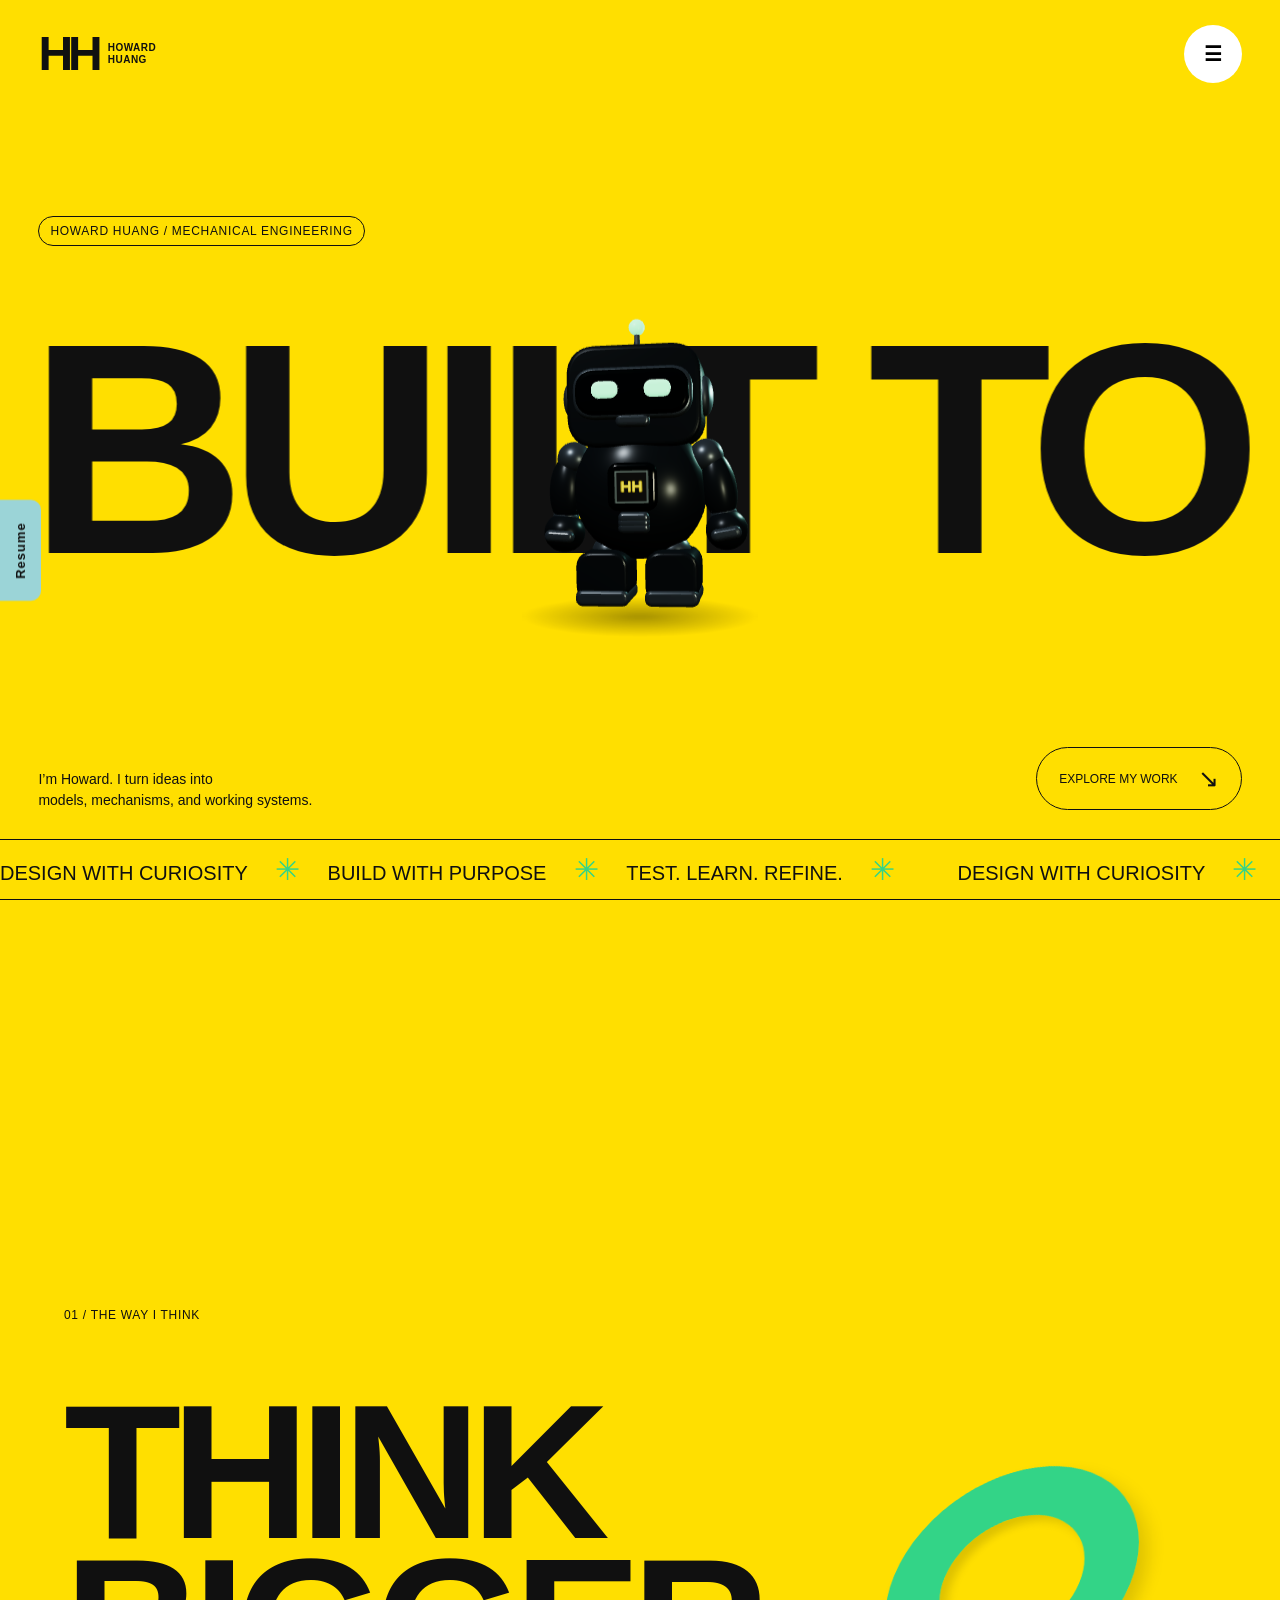
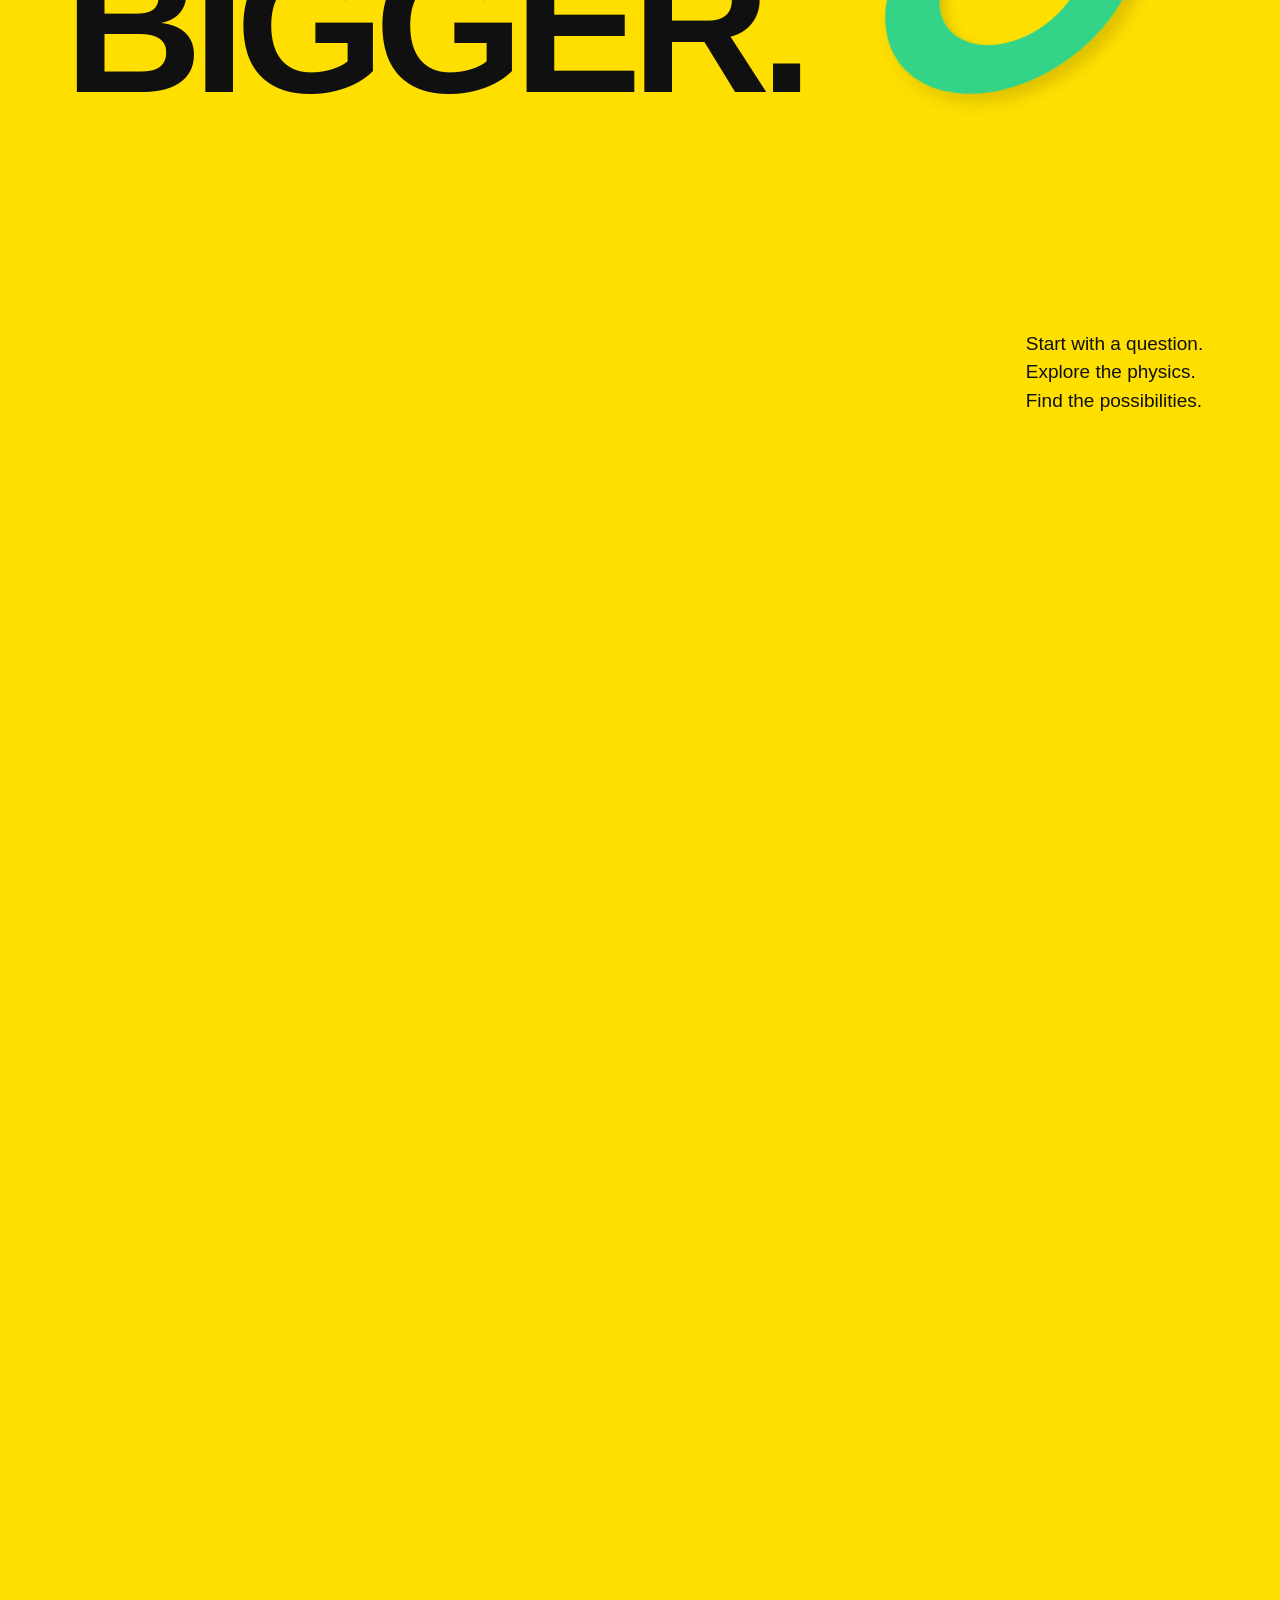
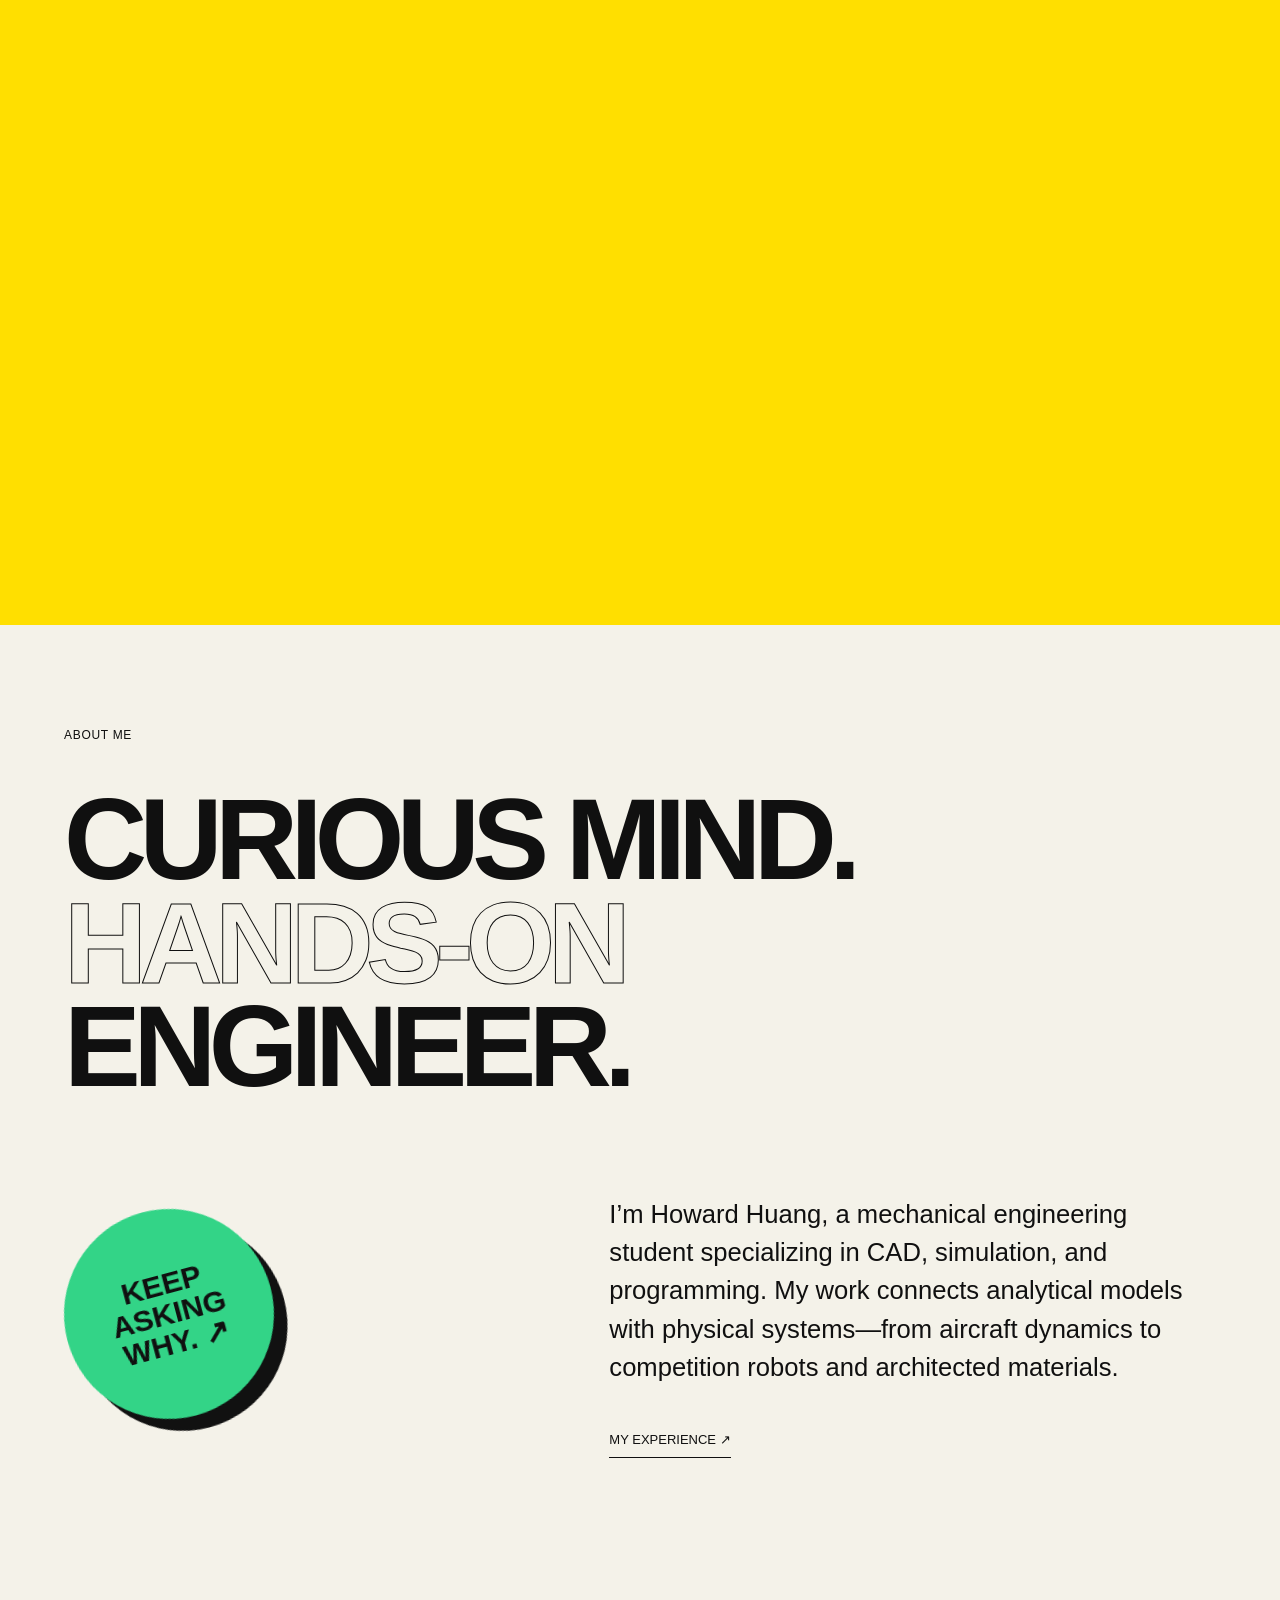
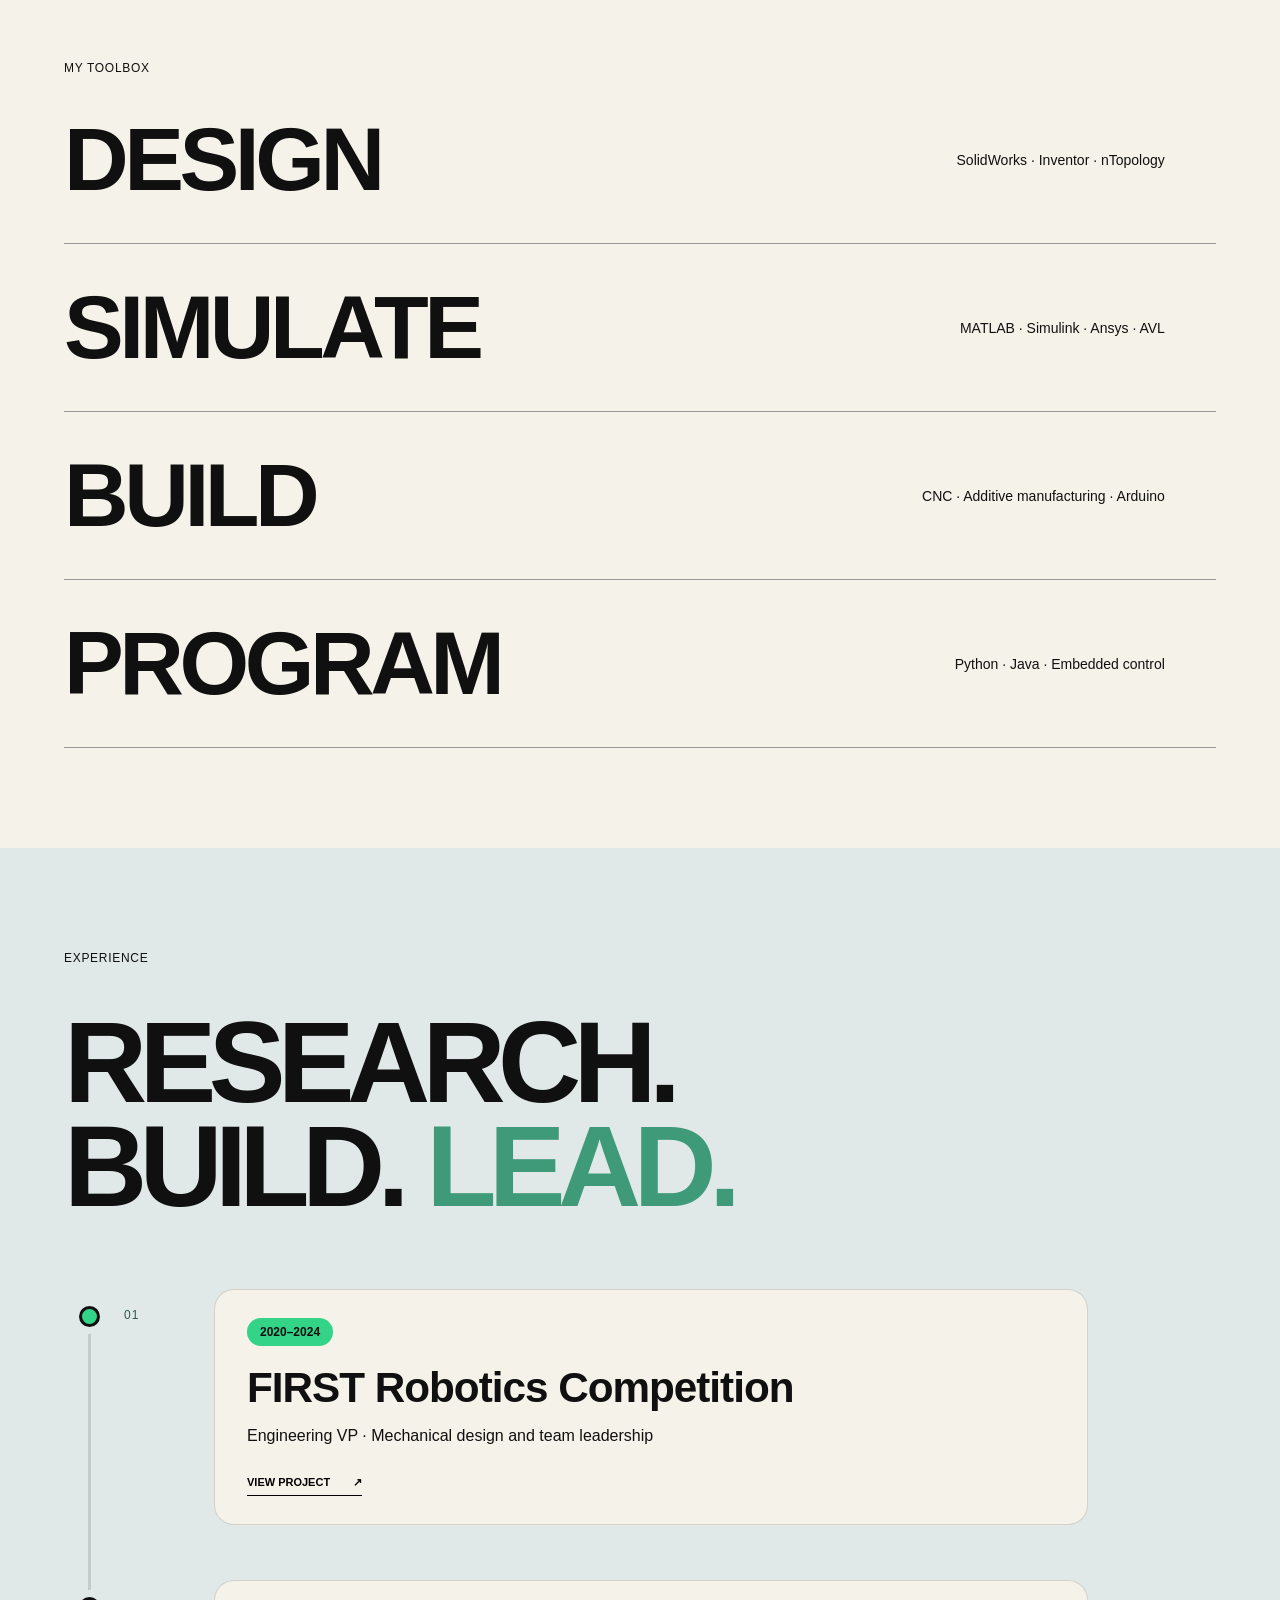
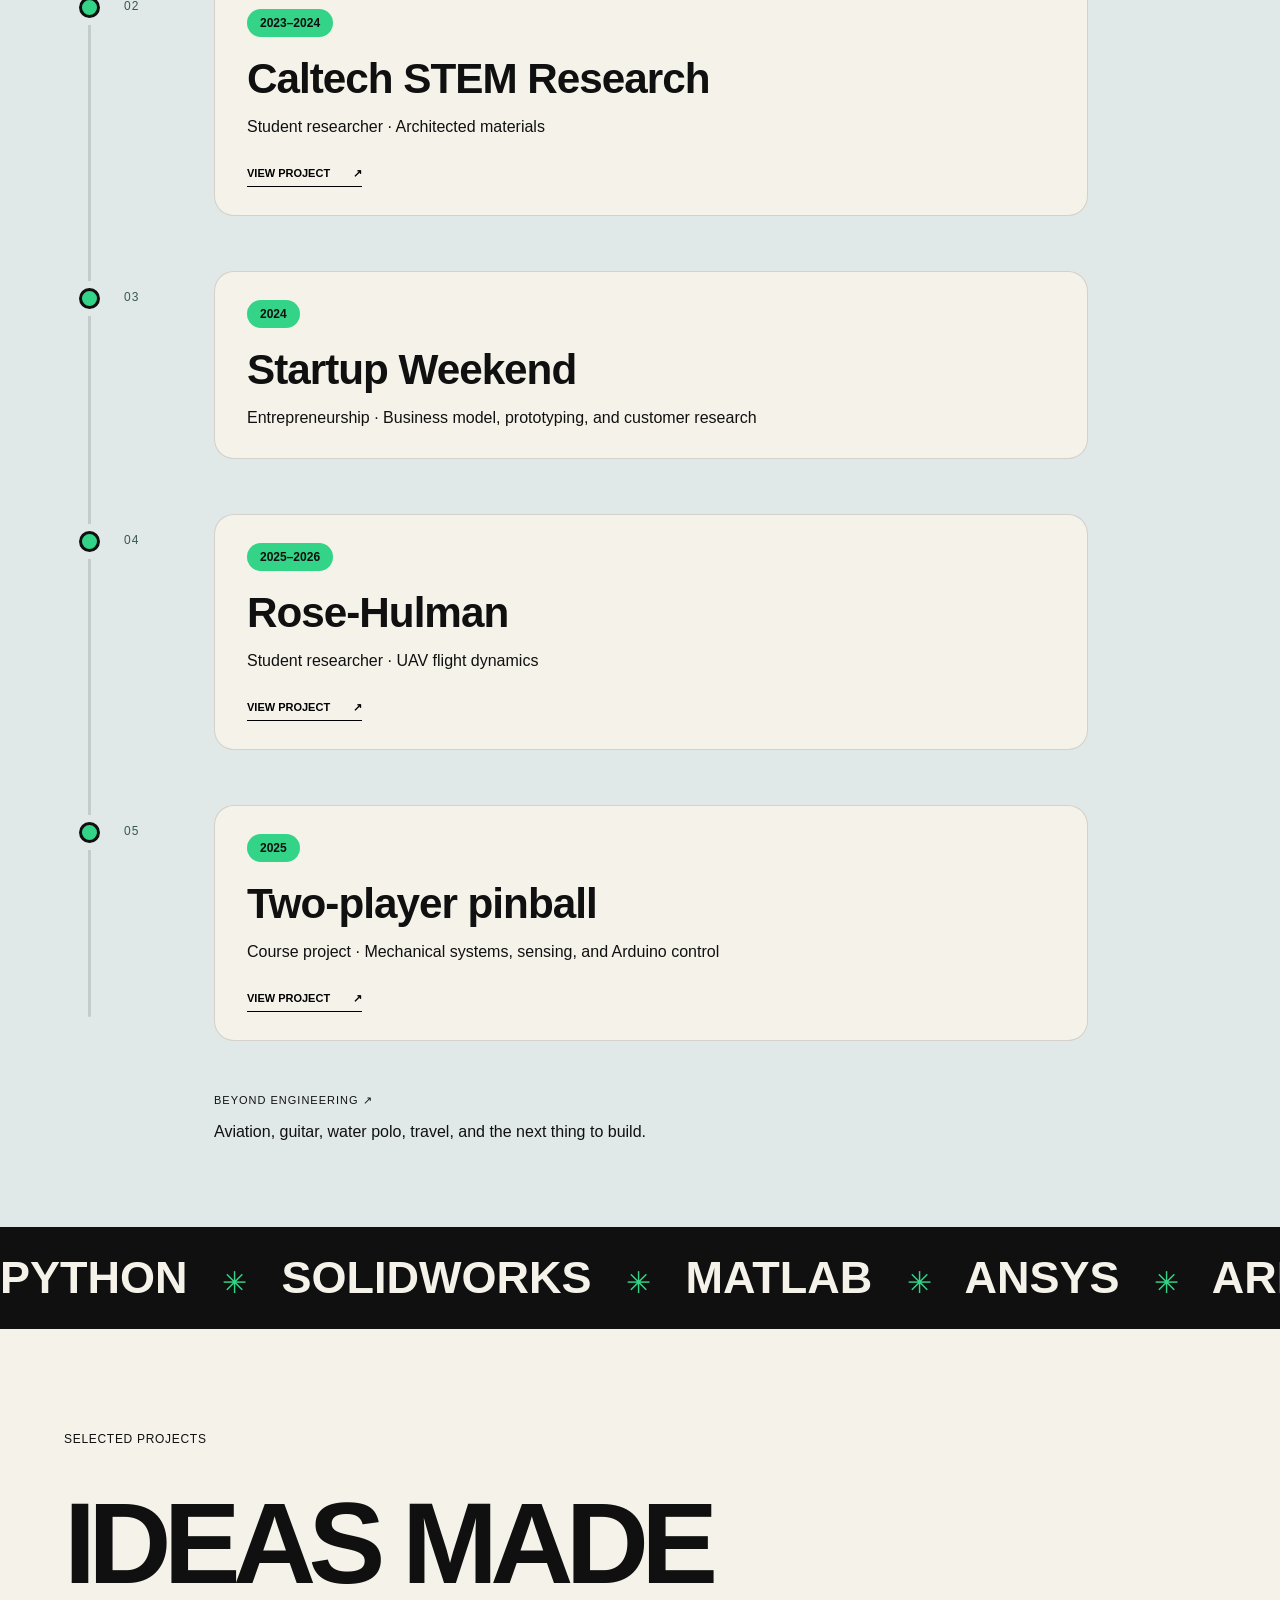
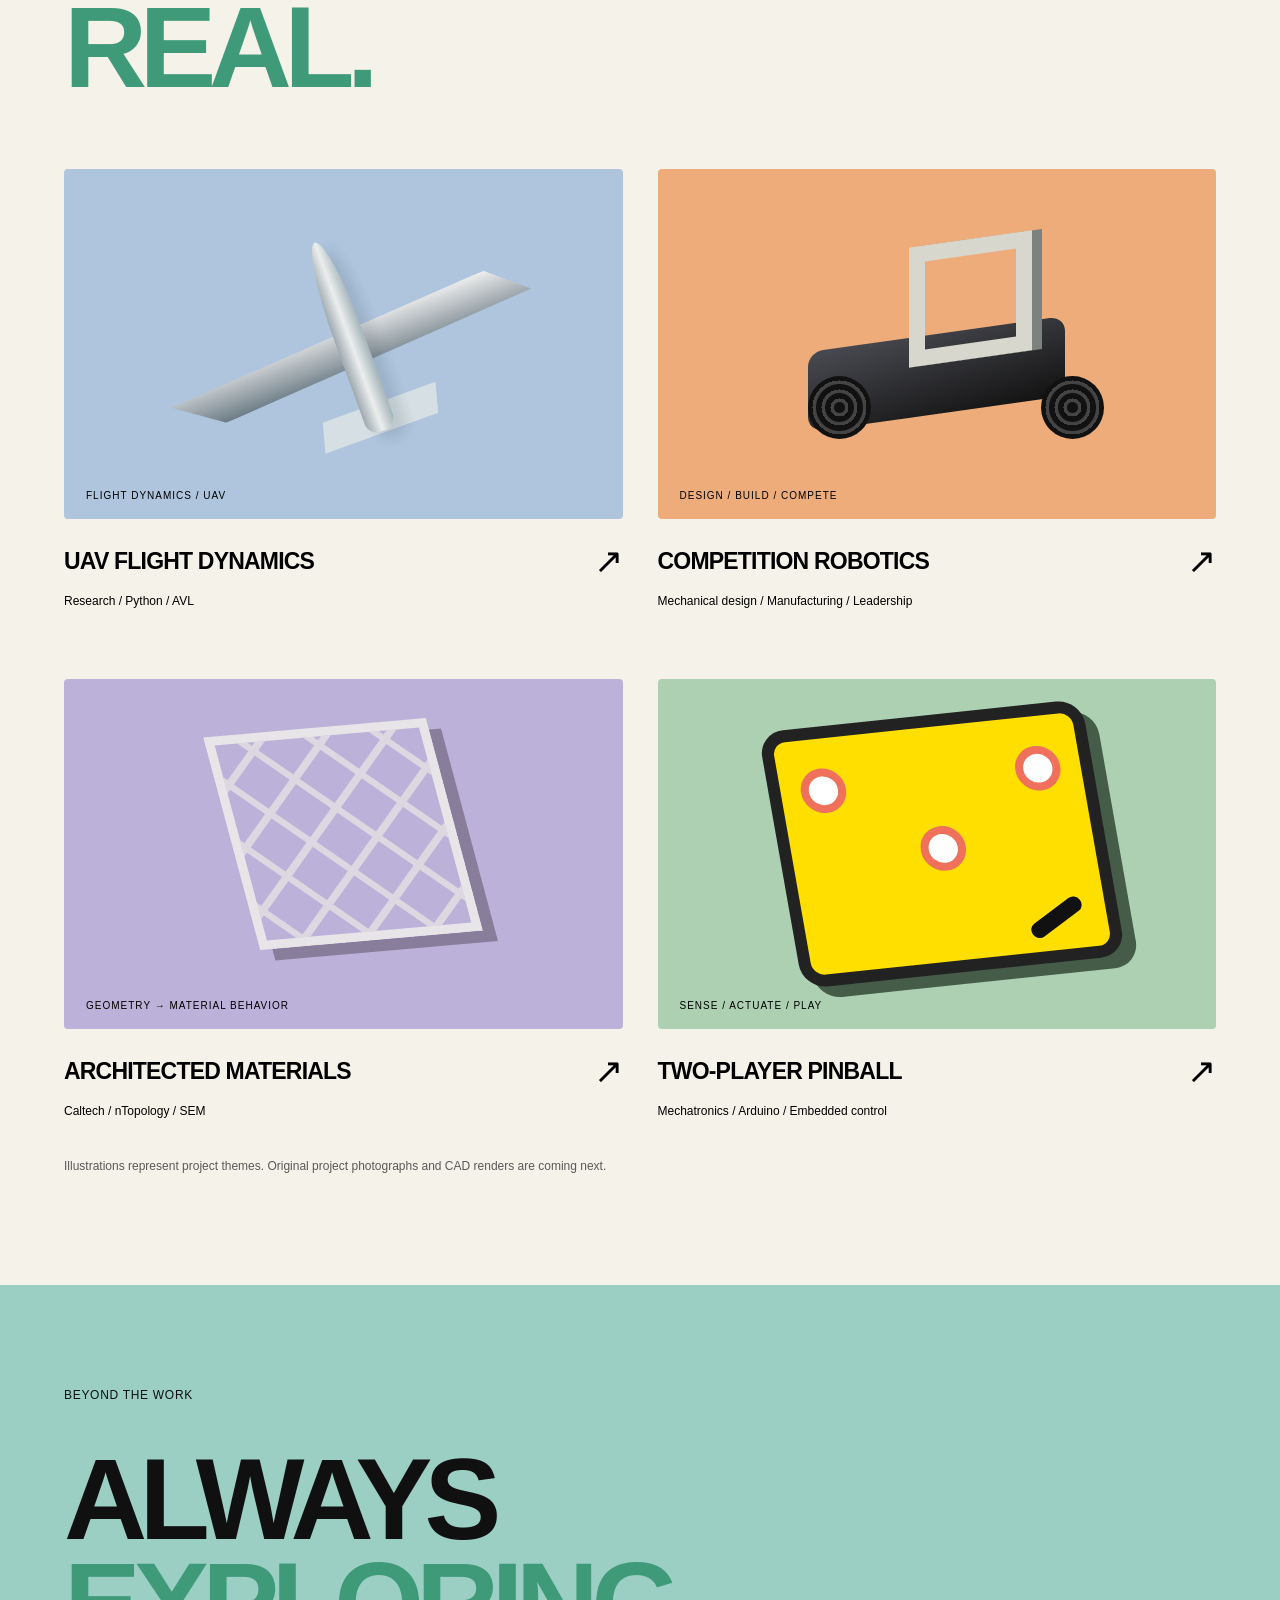
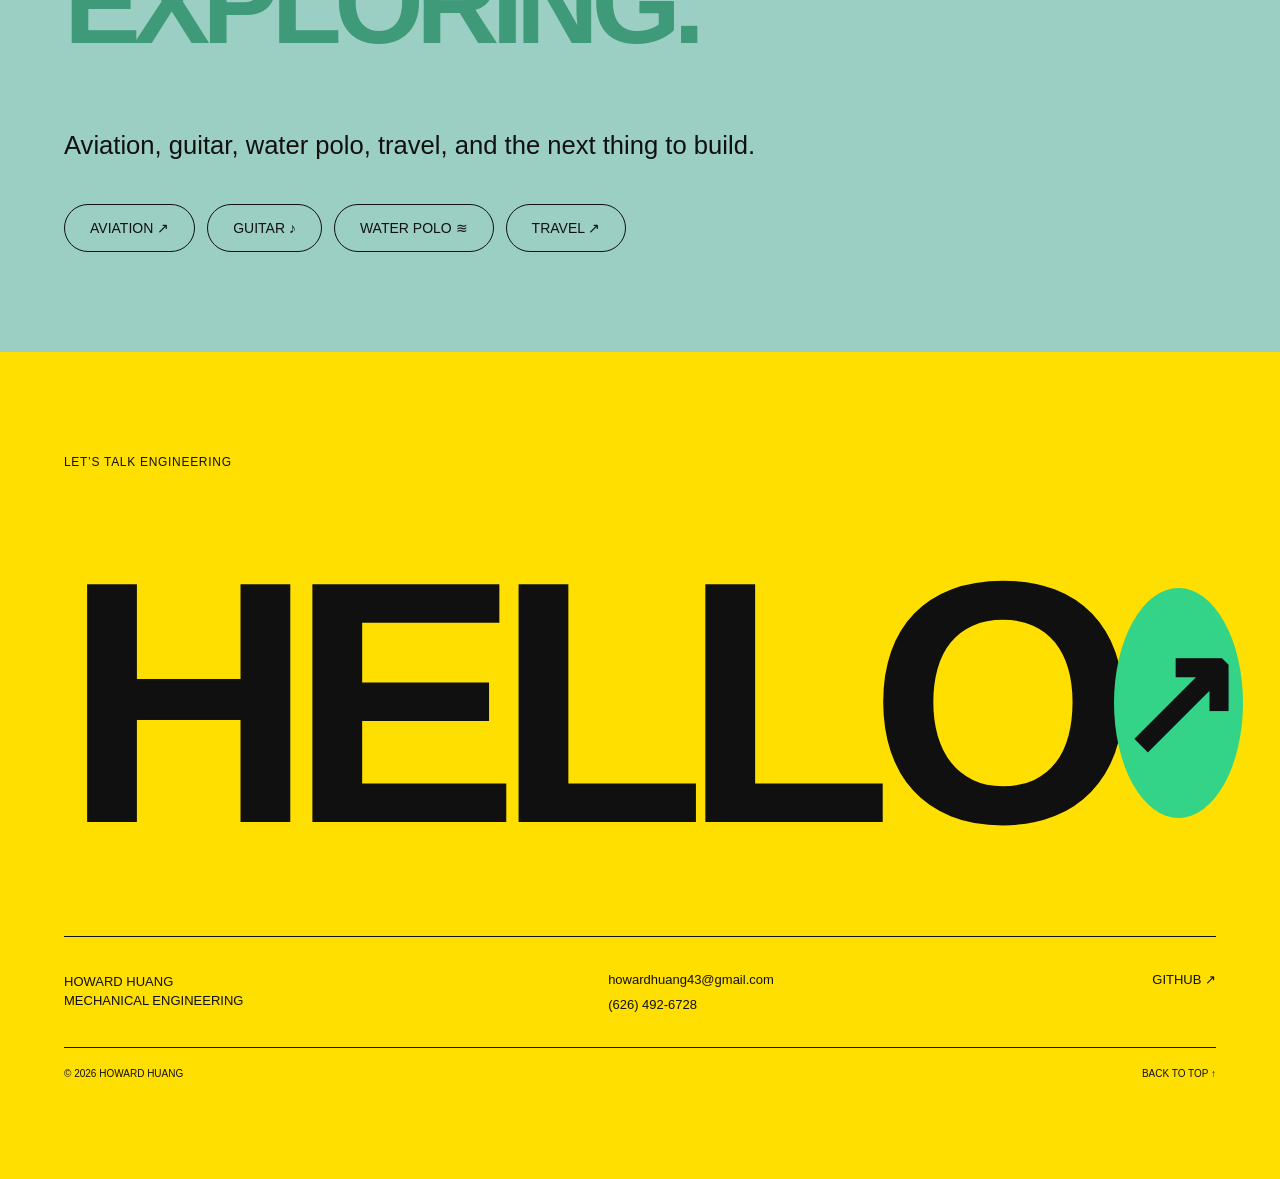
<file: index.html>
<!doctype html>
<html lang="en"><head><meta charset="utf-8"><meta name="viewport" content="width=device-width,initial-scale=1"><meta name="description" content="Howard Huang — mechanical engineering, UAV research, robotics, materials, and hands-on design."><title>Howard Huang — Design. Build. Move.</title><link rel="stylesheet" href="site.css"></head><body>
<a class="skip" href="#work">Skip to projects</a><header class="site-header"><a class="brand" href="#home" aria-label="Howard Huang home">HH<span>HOWARD<br>HUANG</span></a><div class="header-controls"><button id="motion" aria-pressed="true" aria-label="Pause animations">Ⅱ</button><button id="menu-toggle" aria-label="Open menu" aria-expanded="false" aria-controls="menu"><span class="menu-label">MENU</span><span class="menu-icon" aria-hidden="true">☰</span></button></div></header>
<button class="resume-tab" id="resume-toggle" aria-haspopup="dialog" aria-controls="resume-dialog">Resume</button>
<main><section class="hero-scroll" id="home"><div class="hero-pin"><span class="label hero-label" data-edit>HOWARD HUANG / MECHANICAL ENGINEERING</span><h1 data-edit>BUILT TO MOVE.</h1><button class="robot-scene" id="robot" aria-label="Animate the conceptual robot mascot"><span class="robot-shadow"></span><span class="robot-body"><span class="antenna"></span><span class="robot-head"><span class="visor"><span></span><span></span></span><span class="smile"></span></span><span class="torso"><span class="badge">HH</span><span class="chest-lines"></span></span><span class="arm arm-left"><span></span></span><span class="arm arm-right"><span></span></span><span class="leg leg-left"></span><span class="leg leg-right"></span></span></button><div class="hero-bottom"><p data-edit>I’m Howard. I turn ideas into<br>models, mechanisms, and working systems.</p><a class="round-link" href="#work">EXPLORE MY WORK <span>↘</span></a></div><div class="ticker"><div class="ticker-track"><span>DESIGN WITH CURIOSITY <b>✳</b> BUILD WITH PURPOSE <b>✳</b> TEST. LEARN. REFINE. <b>✳</b></span><span aria-hidden="true">DESIGN WITH CURIOSITY <b>✳</b> BUILD WITH PURPOSE <b>✳</b> TEST. LEARN. REFINE. <b>✳</b></span></div></div></div></section>
<section class="manifesto" id="approach"><div class="manifesto-pin"><div class="chapter chapter-one"><span class="label">01 / THE WAY I THINK</span><h2 data-edit>THINK<br>BIGGER.</h2><div class="orbit orbit-one" aria-hidden="true"></div><p data-edit>Start with a question.<br>Explore the physics.<br>Find the possibilities.</p></div><div class="chapter chapter-two"><span class="label">02 / THE WAY I WORK</span><h2 data-edit>BUILD<br>BOLDER.</h2><div class="orbit orbit-two" aria-hidden="true"></div><p data-edit>Model it. Make it. Test it.<br>Bring analysis and hands-on<br>engineering together.</p></div><div class="chapter chapter-three"><span class="label">03 / THE WAY I GROW</span><h2 data-edit>MAKE IT<br>BETTER.</h2><div class="orbit orbit-three" aria-hidden="true">✳</div><p data-edit>Learn from every iteration.<br>Refine the details.<br>Keep moving forward.</p></div></div></section>
<section class="about section" id="about"><span class="label">ABOUT ME</span><h2 class="reveal" data-edit>CURIOUS MIND.<br><span>HANDS-ON</span><br>ENGINEER.</h2><div class="about-bottom"><button class="curiosity" id="curiosity" aria-label="Rotate the curiosity badge">KEEP<br>ASKING<br>WHY. ↗</button><div><p class="lead reveal" data-edit>I’m Howard Huang, a mechanical engineering student specializing in CAD, simulation, and programming. My work connects analytical models with physical systems—from aircraft dynamics to competition robots and architected materials.</p><a class="text-link" href="#experience">MY EXPERIENCE ↗</a></div></div></section>
<section class="disciplines section" id="skills"><span class="label">MY TOOLBOX</span><div class="discipline"><h3>DESIGN</h3><p data-edit>SolidWorks · Inventor · nTopology</p><span class="skill-object gear" aria-hidden="true">✳</span></div><div class="discipline"><h3>SIMULATE</h3><p data-edit>MATLAB · Simulink · Ansys · AVL</p><span class="skill-object coil" aria-hidden="true"></span></div><div class="discipline"><h3>BUILD</h3><p data-edit>CNC · Additive manufacturing · Arduino</p><span class="skill-object cube" aria-hidden="true"></span></div><div class="discipline"><h3>PROGRAM</h3><p data-edit>Python · Java · Embedded control</p><span class="skill-object code" aria-hidden="true">{ }</span></div></section>
<section class="experience section" id="experience"><span class="label">EXPERIENCE</span><h2 class="reveal" data-edit>RESEARCH.<br>BUILD. <span>LEAD.</span></h2><ol class="journey-timeline" aria-label="Engineering journey"><li class="timeline-entry reveal"><span class="timeline-dot" aria-hidden="true"></span><span class="timeline-index" aria-hidden="true">01</span><article><span class="timeline-date">2020–2024</span><h3>FIRST Robotics Competition</h3><p data-edit>Engineering VP · Mechanical design and team leadership</p><button class="timeline-project" data-project="robotics">VIEW PROJECT <span aria-hidden="true">↗</span></button></article></li><li class="timeline-entry reveal"><span class="timeline-dot" aria-hidden="true"></span><span class="timeline-index" aria-hidden="true">02</span><article><span class="timeline-date">2023–2024</span><h3>Caltech STEM Research</h3><p data-edit>Student researcher · Architected materials</p><button class="timeline-project" data-project="materials">VIEW PROJECT <span aria-hidden="true">↗</span></button></article></li><li class="timeline-entry reveal"><span class="timeline-dot" aria-hidden="true"></span><span class="timeline-index" aria-hidden="true">03</span><article><span class="timeline-date">2024</span><h3>Startup Weekend</h3><p data-edit>Entrepreneurship · Business model, prototyping, and customer research</p></article></li><li class="timeline-entry reveal"><span class="timeline-dot" aria-hidden="true"></span><span class="timeline-index" aria-hidden="true">04</span><article><span class="timeline-date">2025–2026</span><h3>Rose-Hulman</h3><p data-edit>Student researcher · UAV flight dynamics</p><button class="timeline-project" data-project="uav">VIEW PROJECT <span aria-hidden="true">↗</span></button></article></li><li class="timeline-entry reveal"><span class="timeline-dot" aria-hidden="true"></span><span class="timeline-index" aria-hidden="true">05</span><article><span class="timeline-date">2025</span><h3>Two-player pinball</h3><p data-edit>Course project · Mechanical systems, sensing, and Arduino control</p><button class="timeline-project" data-project="pinball">VIEW PROJECT <span aria-hidden="true">↗</span></button></article></li></ol><p class="timeline-interests">BEYOND ENGINEERING <span aria-hidden="true">↗</span><br><span>Aviation, guitar, water polo, travel, and the next thing to build.</span></p><div class="tools-ticker"><div class="ticker-track"><span>PYTHON <b>✳</b> SOLIDWORKS <b>✳</b> MATLAB <b>✳</b> ANSYS <b>✳</b> ARDUINO <b>✳</b></span><span aria-hidden="true">PYTHON <b>✳</b> SOLIDWORKS <b>✳</b> MATLAB <b>✳</b> ANSYS <b>✳</b> ARDUINO <b>✳</b></span></div></div></section>
<section class="work section" id="work"><span class="label">SELECTED PROJECTS</span><h2 class="reveal" data-edit>IDEAS MADE<br><span>REAL.</span></h2><div class="project-grid"><button class="project-card reveal" data-project="uav"><span class="project-art art-uav" aria-hidden="true"><span class="plane"><i></i></span><span class="art-caption">FLIGHT DYNAMICS / UAV</span></span><span class="project-line"><strong data-edit>UAV FLIGHT DYNAMICS</strong><span>↗</span></span><span class="project-tags">Research / Python / AVL</span></button><button class="project-card reveal" data-project="robotics"><span class="project-art art-robotics" aria-hidden="true"><span class="bot-wheel left"></span><span class="bot-wheel right"></span><span class="bot-chassis"></span><span class="bot-lift"></span><span class="art-caption">DESIGN / BUILD / COMPETE</span></span><span class="project-line"><strong data-edit>COMPETITION ROBOTICS</strong><span>↗</span></span><span class="project-tags">Mechanical design / Manufacturing / Leadership</span></button><button class="project-card reveal" data-project="materials"><span class="project-art art-materials" aria-hidden="true"><span class="lattice"></span><span class="art-caption">GEOMETRY → MATERIAL BEHAVIOR</span></span><span class="project-line"><strong data-edit>ARCHITECTED MATERIALS</strong><span>↗</span></span><span class="project-tags">Caltech / nTopology / SEM</span></button><button class="project-card reveal" data-project="pinball"><span class="project-art art-pinball" aria-hidden="true"><span class="pinball-board"><i></i><i></i><i></i><b></b></span><span class="art-caption">SENSE / ACTUATE / PLAY</span></span><span class="project-line"><strong data-edit>TWO-PLAYER PINBALL</strong><span>↗</span></span><span class="project-tags">Mechatronics / Arduino / Embedded control</span></button></div><p class="art-note">Illustrations represent project themes. Original project photographs and CAD renders are coming next.</p></section>
<section class="activities section" id="activities"><span class="label">BEYOND THE WORK</span><h2 class="reveal" data-edit>ALWAYS<br><span>EXPLORING.</span></h2><p class="lead" data-edit>Aviation, guitar, water polo, travel, and the next thing to build.</p><div class="activity-tags"><span>AVIATION ↗</span><span>GUITAR ♪</span><span>WATER POLO ≋</span><span>TRAVEL ↗</span></div></section>
<footer class="contact section" id="contact"><span class="label">LET’S TALK ENGINEERING</span><a class="hello" href="mailto:howardhuang43@gmail.com">HELLO<span>↗</span></a><div class="footer-details"><p>HOWARD HUANG<br>MECHANICAL ENGINEERING</p><div><a href="mailto:howardhuang43@gmail.com">howardhuang43@gmail.com</a><a href="tel:+16264926728">(626) 492-6728</a></div><a href="https://github.com/HowardHuangME">GITHUB ↗</a></div><div class="footer-bottom"><span>© 2026 HOWARD HUANG</span><a href="#home">BACK TO TOP ↑</a></div></footer></main>
<dialog id="menu" class="menu-dialog"><button class="dialog-close" aria-label="Close menu">×</button><span class="label">HOWARD HUANG</span><nav><a href="#about">ABOUT ↗</a><a href="#skills">SKILLS ↗</a><a href="#experience">EXPERIENCE ↗</a><a href="#work">PROJECTS ↗</a><a href="#activities">ACTIVITIES ↗</a><a href="#contact">CONTACT ↗</a></nav><a class="menu-email" href="mailto:howardhuang43@gmail.com">howardhuang43@gmail.com</a></dialog><dialog id="project-dialog" class="project-dialog"><button class="dialog-close" aria-label="Close project">×</button><span class="label">HOWARD HUANG / SELECTED WORK</span><h2 id="project-title"></h2><div id="project-body"></div></dialog><dialog id="resume-dialog" class="resume-dialog" aria-labelledby="resume-title"><button class="dialog-close" aria-label="Close resume">×</button><h2 id="resume-title">Howard Huang — Resume</h2><div class="resume-actions"><a href="assets/Howard-Huang-Resume.pdf" target="_blank" rel="noopener">OPEN PDF ↗</a><a href="assets/Howard-Huang-Resume.pdf" download="Howard-Huang-Resume.pdf">DOWNLOAD PDF ↓</a></div><img id="resume-preview" alt="Howard Huang resume, including education, skills, research, and project experience"></dialog><script src="site.js" defer></script><script type="module" src="robot.js"></script></body></html>
</file>
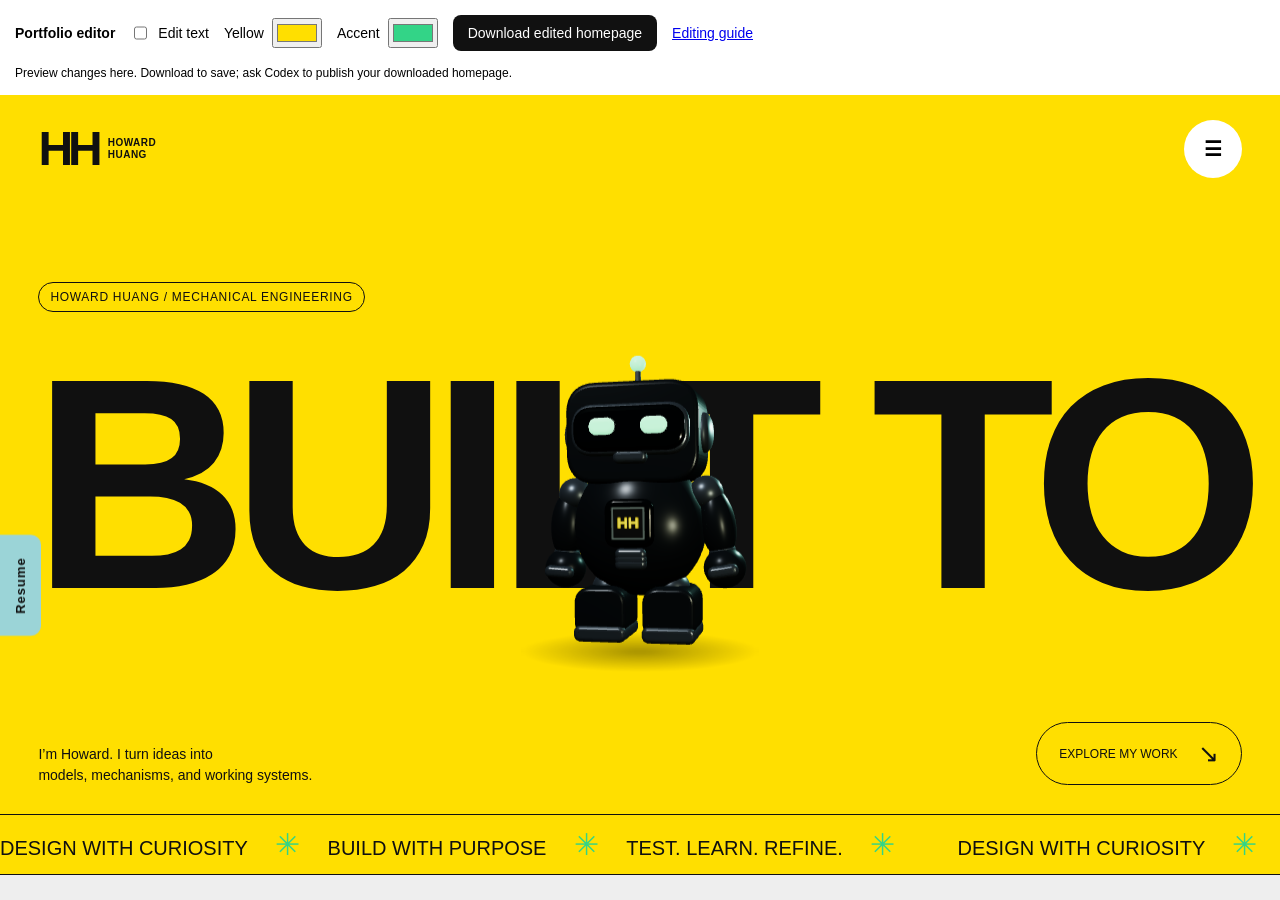
<file: editor.html>
<!doctype html><html lang="en"><head><meta charset="utf-8"><meta name="viewport" content="width=device-width,initial-scale=1"><title>Howard’s portfolio editor</title><style>body{margin:0;font:14px Arial,sans-serif;background:#eee}header{display:flex;gap:15px;align-items:center;flex-wrap:wrap;padding:15px;background:white}button{padding:10px 15px;border:0;background:#111;color:white;border-radius:8px;font:inherit;cursor:pointer}label{display:flex;gap:8px;align-items:center}iframe{width:100%;height:calc(100vh - 120px);border:0}p{margin:0;padding:0 15px 15px;background:white;font-size:12px}input{min-height:30px}</style></head><body><header><strong>Portfolio editor</strong><label><input type="checkbox" id="edit">Edit text</label><label>Yellow <input type="color" value="#ffdf00" id="yellow"></label><label>Accent <input type="color" value="#33d487" id="green"></label><button id="save">Download edited homepage</button><a href="docs/HOW-TO-EDIT.md">Editing guide</a></header><p id="status">Preview changes here. Download to save; ask Codex to publish your downloaded homepage.</p><iframe id="preview" src="index.html" title="Editable portfolio preview"></iframe><script>
const frame=document.getElementById('preview'),toggle=document.getElementById('edit'),status=document.getElementById('status');let doc;
frame.addEventListener('load',()=>{doc=frame.contentDocument;toggle.checked=false;doc.addEventListener('click',event=>{if(toggle.checked&&event.target.closest('[contenteditable="true"]')){event.preventDefault();event.stopImmediatePropagation();}},true);});
toggle.addEventListener('change',()=>{if(!doc)return;doc.querySelectorAll('[data-edit]').forEach(element=>{element.contentEditable=String(toggle.checked);element.style.outline=toggle.checked?'2px dashed #168a61':'';});status.textContent=toggle.checked?'Click outlined text to edit. Turn off editing to use project controls.':'Preview mode. Download your changes to save.';});
for(const name of ['yellow','green'])document.getElementById(name).addEventListener('input',event=>{if(doc)doc.documentElement.style.setProperty('--'+name,event.target.value);});
document.getElementById('save').addEventListener('click',()=>{if(!doc)return;const clone=doc.documentElement.cloneNode(true);clone.classList.remove('js');clone.querySelectorAll('[contenteditable]').forEach(element=>{element.removeAttribute('contenteditable');element.style.removeProperty('outline');});clone.querySelectorAll('dialog').forEach(dialog=>dialog.removeAttribute('open'));const blob=new Blob(['<!doctype html>\n'+clone.outerHTML],{type:'text/html;charset=utf-8'}),url=URL.createObjectURL(blob),link=document.createElement('a');link.href=url;link.download='index.html';link.click();setTimeout(()=>URL.revokeObjectURL(url),1000);status.textContent='Downloaded index.html. Give this file to Codex or upload it to your GitHub repository to publish.';});
</script></body></html>
</file>
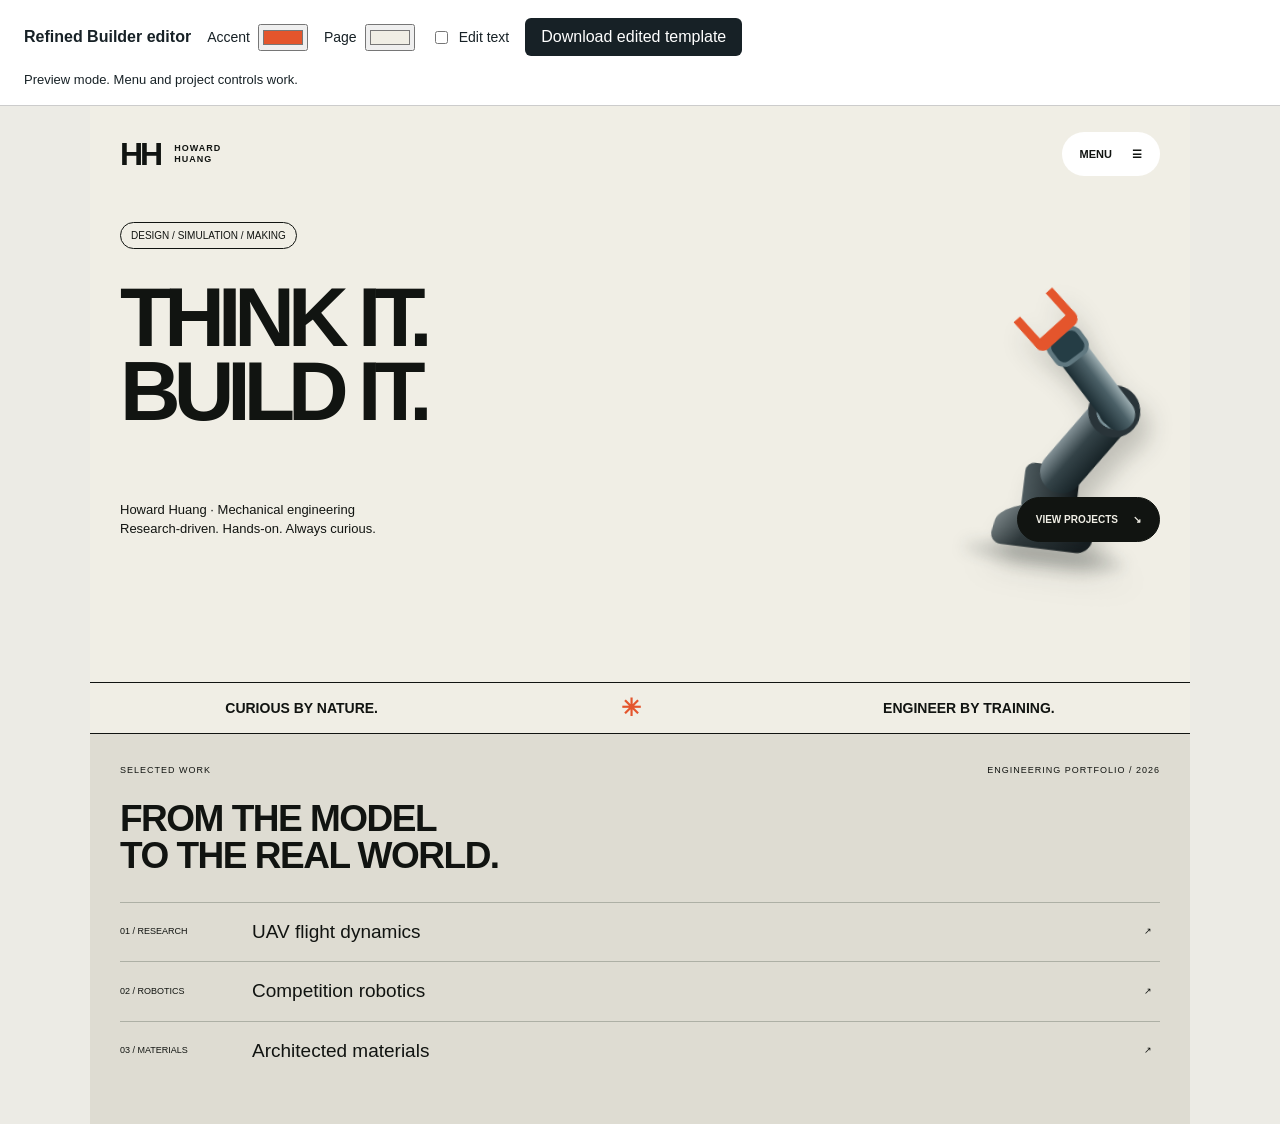
<file: template/refined-builder.html>
<!doctype html>
<html lang="en"><head><meta charset="utf-8"><meta name="viewport" content="width=device-width,initial-scale=1"><title>Howard Huang — Refined Builder editable template</title>
<style>body{margin:0;background:#ecebe5;font-family:Arial,sans-serif}#template-editor{padding:18px 24px;background:#fff;color:#172126;border-bottom:1px solid #ccc;display:flex;align-items:center;flex-wrap:wrap;gap:16px}#template-editor label{display:flex;align-items:center;gap:8px;font-size:14px}#template-editor button{padding:10px 16px;background:#172126;color:white;border:0;border-radius:6px;font:inherit}#edit-status{width:100%;margin:0;font-size:13px}#huang-bold{max-width:1100px;margin:auto}#huang-bold [contenteditable="true"]{outline:1px dashed #168a61;outline-offset:5px}#huang-bold .bb{min-height:0!important}</style>
</head><body>
<div id="template-editor"><strong>Refined Builder editor</strong><label>Accent <input type="color" id="accent-color" value="#e4552c"></label><label>Page <input type="color" id="paper-color" value="#f0eee5"></label><label><input type="checkbox" id="edit-mode">Edit text</label><button id="download-template" type="button">Download edited template</button><p id="edit-status" role="status"></p></div><main id="huang-bold"><section data-variant="Refined Builder" aria-label="Refined Builder design">
<div class="bb refined" aria-label="Refined Builder portfolio">
<header><span class="monogram">HH<span>HOWARD HUANG</span></span><button class="menu cursor-interaction" aria-expanded="false">MENU <span aria-hidden="true">☰</span></button></header>
<div class="hero"><span class="tag">DESIGN / SIMULATION / MAKING</span><h1>THINK IT.<br>BUILD IT.</h1><div class="machine" aria-label="Conceptual articulated robotic arm"><div class="base"></div><div class="pivot"></div><div class="upper"><div class="elbow"></div><div class="forearm"><div class="wrist"></div><div class="grip"></div></div></div><div class="shadow"></div></div><div class="hero-bottom"><p>Howard Huang · Mechanical engineering<br>Research-driven. Hands-on. Always curious.</p><button class="cta cursor-interaction" data-target="work">VIEW PROJECTS <span aria-hidden="true">↘</span></button></div></div>
<div class="ribbon">CURIOUS BY NATURE. <span>✳</span> ENGINEER BY TRAINING.</div>
<div class="work"><div class="section-label"><span>SELECTED WORK</span><span>ENGINEERING PORTFOLIO / 2026</span></div><h2>FROM THE MODEL<br>TO THE REAL WORLD.</h2><div class="project-list"><button class="cursor-interaction" data-project="uav"><span>01 / RESEARCH</span><strong>UAV flight dynamics</strong><span aria-hidden="true">↗</span></button><button class="cursor-interaction" data-project="robotics"><span>02 / ROBOTICS</span><strong>Competition robotics</strong><span aria-hidden="true">↗</span></button><button class="cursor-interaction" data-project="materials"><span>03 / MATERIALS</span><strong>Architected materials</strong><span aria-hidden="true">↗</span></button></div></div>
<div class="nav-panel" hidden><button class="close cursor-interaction" aria-label="Close menu"><span aria-hidden="true">×</span></button><p>HOWARD HUANG / PORTFOLIO</p><button class="nav-item cursor-interaction" data-target="work">THE WORK ↘</button><button class="nav-item cursor-interaction" data-project="about">ABOUT ME ↗</button><button class="nav-item cursor-interaction" data-project="experience">EXPERIENCE ↗</button><button class="nav-item cursor-interaction" data-project="contact">LET’S CONNECT ↗</button></div>
<div class="detail" hidden><button class="close cursor-interaction" aria-label="Close project"><span aria-hidden="true">×</span></button><p>HOWARD HUANG / SELECTED WORK</p><h2 class="detail-title"></h2><div class="detail-body"></div></div>
</div>
</section></main><style>
#huang-bold .bb{--paper:#ffdc08;--ink:#111411;--accent:#168a61;--tile:#f0eedf;position:relative;isolation:isolate;background:var(--paper);color:var(--ink);font:14px/1.5 Arial,Helvetica,sans-serif;min-height:1010px}
#huang-bold .refined{--paper:#f0eee5;--accent:#e4552c;--tile:#dedcd2}#huang-bold .bb *{box-sizing:border-box}#huang-bold [hidden]{display:none!important}#huang-bold button{font:inherit;color:inherit}
#huang-bold header{padding:24px 30px;display:flex;align-items:center;justify-content:space-between;gap:20px}#huang-bold .monogram{font-size:32px;letter-spacing:-3px;font-weight:900;display:flex;gap:14px;align-items:center}#huang-bold .monogram>span{font-size:9px;letter-spacing:1px;font-weight:700;max-width:65px;line-height:1.25}
#huang-bold .menu{display:flex;align-items:center;gap:20px;border:none;border-radius:30px;background:#fff;padding:13px 18px;font-size:11px;font-weight:700;min-height:44px}
#huang-bold .hero{position:relative;min-height:480px;padding:20px 30px 0}#huang-bold .tag{display:inline-block;border:1px solid var(--ink);padding:5px 10px;border-radius:20px;font-size:10px}
#huang-bold h1{position:relative;z-index:1;font-size:clamp(64px,13vw,102px);font-weight:900;line-height:.88;letter-spacing:-7px;margin:32px 0 68px}#huang-bold h1>span{color:var(--ink)}
#huang-bold .machine{position:absolute;width:270px;height:275px;right:45px;top:70px;z-index:2;transform:rotate(7deg);filter:drop-shadow(12px 17px 13px #161d1838);transition:transform 550ms cubic-bezier(.2,.8,.2,1)}
#huang-bold .machine:hover{transform:rotate(-5deg) translateY(-8px)}#huang-bold .base{position:absolute;left:100px;bottom:12px;width:112px;height:50px;border-radius:50% 50% 14px 14px;background:linear-gradient(120deg,#889395,#303a3d 40%,#161d20 90%);transform:skewX(-10deg)}
#huang-bold .pivot{position:absolute;left:127px;bottom:50px;width:61px;height:56px;background:linear-gradient(90deg,#4d5a5e,#11181b);border-radius:10px}
#huang-bold .upper{position:absolute;left:139px;bottom:77px;width:48px;height:136px;border-radius:25px;background:linear-gradient(90deg,#849297,#344348 45%,#172327);transform-origin:50% 88%;transform:rotate(34deg);transition:transform 700ms cubic-bezier(.2,.8,.2,1)}
#huang-bold .machine:hover .upper{transform:rotate(20deg)}#huang-bold .elbow{position:absolute;top:-6px;left:-5px;width:58px;height:58px;border:9px solid #293439;border-radius:50%;background:radial-gradient(circle at 35% 30%,#abc0c5,#46565b 40%,#151e20 75%);box-shadow:inset 0 0 0 3px #7a9198}
#huang-bold .forearm{position:absolute;top:4px;left:12px;width:36px;height:121px;border-radius:18px;background:linear-gradient(90deg,#9bacb0,#4b6067 40%,#1c2d33);transform-origin:50% 15%;transform:rotate(102deg)}#huang-bold .wrist{position:absolute;bottom:-10px;left:-4px;width:44px;height:37px;background:#253d45;border:5px solid #607880;border-radius:13px}#huang-bold .grip{position:absolute;bottom:-52px;left:-10px;width:58px;height:48px;border:10px solid var(--accent);border-top:15px solid var(--accent);border-bottom:0;border-radius:10px 10px 0 0;transform:rotate(-5deg)}
#huang-bold .shadow{position:absolute;bottom:-3px;left:70px;width:180px;height:15px;background:#17232245;filter:blur(9px);border-radius:50%}
#huang-bold .hero-bottom{position:relative;z-index:3;display:flex;align-items:center;justify-content:space-between;gap:20px;padding-bottom:30px}#huang-bold .hero-bottom p{font-size:13px;margin:0}#huang-bold .cta{display:flex;align-items:center;gap:15px;border:1px solid var(--ink);background:var(--ink);color:var(--paper);border-radius:30px;padding:14px 18px;font-size:10px;font-weight:700;transition:transform 180ms}#huang-bold .cta:hover{transform:translateY(-3px)}
#huang-bold .ribbon{display:flex;align-items:center;justify-content:space-around;flex-wrap:wrap;gap:12px;border-top:1px solid var(--ink);border-bottom:1px solid var(--ink);padding:13px 20px;font-size:14px;font-weight:700}#huang-bold .ribbon span{font-size:24px;line-height:1;color:var(--accent)}
#huang-bold .work{padding:30px;background:var(--tile);min-height:390px}#huang-bold .section-label{display:flex;justify-content:space-between;gap:12px;flex-wrap:wrap;font-size:9px;letter-spacing:1px}#huang-bold h2{font-size:37px;line-height:1;letter-spacing:-1.5px;font-weight:900;margin:22px 0 28px}#huang-bold .projects{display:grid;grid-template-columns:repeat(3,minmax(0,1fr));gap:12px}#huang-bold .project{position:relative;text-align:left;padding:20px 16px;min-height:155px;border:1px solid #b9bdb1;border-radius:12px;background:#e0e6d9;transition:transform 250ms,background 250ms}#huang-bold .project:nth-child(2){background:#d9e4e6}#huang-bold .project:nth-child(3){background:#ece0d1}#huang-bold .project:hover{transform:translateY(-6px);background:var(--paper)}#huang-bold .project>span{font-size:9px;letter-spacing:.5px;display:block}#huang-bold .project strong{font-size:23px;line-height:1.1;display:block;letter-spacing:-.5px;margin:17px 0}#huang-bold .project>svg{position:absolute;right:15px;bottom:15px}
#huang-bold .refined h1{font-size:84px;max-width:500px}#huang-bold .refined .hero{min-height:480px}#huang-bold .refined .machine{right:18px;top:95px;transform:scale(.9) rotate(7deg)}#huang-bold .refined .project-list{display:grid;gap:0}#huang-bold .project-list button{border:none;border-top:1px solid #adb0a5;background:none;display:grid;grid-template-columns:120px 1fr 16px;gap:12px;align-items:center;text-align:left;padding:15px 0}#huang-bold .project-list span{font-size:9px}#huang-bold .project-list strong{font-size:19px;font-weight:500}#huang-bold .project-list button:hover strong{color:var(--accent)}
#huang-bold .nav-panel,#huang-bold .detail{position:absolute;inset:0;z-index:10;background:var(--paper);padding:38px 30px}#huang-bold .close{display:flex;align-items:center;justify-content:center;border:none;background:var(--ink);color:var(--paper);border-radius:50%;width:44px;height:44px;margin-left:auto}#huang-bold .nav-panel>p,#huang-bold .detail>p{font-size:10px;letter-spacing:1px;margin:30px 0}#huang-bold .nav-item{font-size:clamp(24px,6vw,45px);letter-spacing:-1px;font-weight:800;display:block;text-align:left;background:none;border:none;border-bottom:1px solid #11141140;width:100%;padding:20px 0}#huang-bold .detail-title{font-size:48px;margin-top:50px}#huang-bold .detail-body{font-size:17px;max-width:540px;line-height:1.7}#huang-bold .detail-body li{margin:12px 0}#huang-bold .detail-body a{color:var(--ink);overflow-wrap:anywhere}
@media(max-width:570px){#huang-bold .bb{min-height:1370px}#huang-bold header{padding:22px}#huang-bold .hero{padding:18px 22px 0;min-height:620px}#huang-bold h1,#huang-bold .refined h1{font-size:62px;letter-spacing:-4px;margin:24px 0 260px}#huang-bold .machine,#huang-bold .refined .machine{top:170px;right:10px;transform:scale(.8) rotate(7deg)}#huang-bold .hero-bottom{align-items:flex-start;flex-direction:column;gap:16px}#huang-bold .hero-bottom p{font-size:12px}#huang-bold .ribbon{font-size:11px;gap:6px}#huang-bold .ribbon span{font-size:16px}#huang-bold .work{padding:25px 22px}#huang-bold h2{font-size:29px}#huang-bold .projects{grid-template-columns:1fr}#huang-bold .project{min-height:115px}#huang-bold .project strong{font-size:24px}#huang-bold .refined .hero{min-height:620px}#huang-bold .project-list button{grid-template-columns:1fr 16px}#huang-bold .project-list span{grid-column:1 / -1}#huang-bold .project-list strong{font-size:18px}#huang-bold .detail-title{font-size:34px}#huang-bold .detail-body{font-size:15px}}
@media(prefers-reduced-motion:reduce){#huang-bold *{transition:none!important}}
</style><script>
(()=>{const root=document.getElementById('huang-bold');const content={
 uav:['UAV FLIGHT DYNAMICS','<p>Investigating how shifts in mass distribution affect aircraft trim and control.</p><ul><li>Python nonlinear 6-DOF trim solver.</li><li>AVL aerodynamic database and interpolation.</li><li>Comparison of center-of-mass shifts and required aileron input.</li></ul><p>Research / simulation / Python</p>'],
 robotics:['COMPETITION ROBOTICS','<p>Leading the design and development of competition robots across mechanical, electrical, and software systems.</p><ul><li>Three competition robots.</li><li>Subsystem design and manufacturing iterations.</li><li>Team coordination under six-week design cycles.</li></ul>'],
 materials:['ARCHITECTED MATERIALS','<p>Caltech research exploring how geometry influences microscale material behavior.</p><ul><li>nTopology design and two-photon polymerization.</li><li>SEM analysis of microstructures.</li><li>Communication of findings through a technical poster.</li></ul>'],
 about:['HI, I’M HOWARD.','<p>Mechanical engineering student specializing in CAD, simulation, and programming.</p><p>I enjoy understanding how things work—and building systems that put that understanding to use.</p>'],
 experience:['RESEARCH. BUILD. LEAD.','<ul><li>Rose-Hulman — UAV research, 2025–2026.</li><li>Caltech — materials research, 2023–2024.</li><li>FIRST Robotics — Engineering VP, 2020–2024.</li></ul>'],
 contact:['LET’S CONNECT.','<p><a href="mailto:howardhuang43@gmail.com">howardhuang43@gmail.com</a></p><p><a href="tel:+16264926728">(626) 492-6728</a></p>']};
 root.querySelectorAll('.bb').forEach(panel=>{const menu=panel.querySelector('.menu'),nav=panel.querySelector('.nav-panel'),detail=panel.querySelector('.detail');let last;
 const close=()=>{nav.hidden=true;detail.hidden=true;menu.setAttribute('aria-expanded','false');if(last)last.focus();};
 menu.addEventListener('click',()=>{last=menu;nav.hidden=false;menu.setAttribute('aria-expanded','true');nav.querySelector('.close').focus();});
 panel.querySelectorAll('.close').forEach(button=>button.addEventListener('click',close));
 panel.addEventListener('click',event=>{const target=event.target.closest('[data-target]');if(target){close();panel.querySelector('.work').scrollIntoView({block:'nearest',behavior:matchMedia('(prefers-reduced-motion: reduce)').matches?'auto':'smooth'});}const button=event.target.closest('[data-project]');if(button){last=button;const page=content[button.dataset.project];panel.querySelector('.detail-title').textContent=page[0];panel.querySelector('.detail-body').innerHTML=page[1];nav.hidden=true;detail.hidden=false;detail.querySelector('.close').focus();}});
 panel.addEventListener('keydown',event=>{if(event.key==='Escape')close();});
 if(globalThis.Tweak){const state={accent:panel.classList.contains('bold')?'#168a61':'#e4552c',motion:true};const render=()=>{panel.style.setProperty('--accent',state.accent);panel.querySelector('.machine').style.pointerEvents=state.motion?'auto':'none';};const tweak=new Tweak({container:panel,onChange:render});tweak.addColorPicker(state,'accent',{label:'Accent color',reference:'--accent'});tweak.addToggle(state,'motion',{label:'Robot hover motion'});}
 });})();
</script><script>(() => {
  const portfolio = document.querySelector('.bb.refined');
  const controls = document.getElementById('template-editor');
  const status = document.getElementById('edit-status');
  const editable = portfolio.querySelectorAll('.monogram span, .tag, .hero h1, .hero-bottom p, .cta, .ribbon, .section-label, .work h2, .project-list strong');
  const accent = document.getElementById('accent-color');
  const paper = document.getElementById('paper-color');
  const mode = document.getElementById('edit-mode');
  accent.value = getComputedStyle(portfolio).getPropertyValue('--accent').trim();
  paper.value = getComputedStyle(portfolio).getPropertyValue('--paper').trim();
  const updateMode = () => {
    editable.forEach(element => element.contentEditable = mode.checked ? 'true' : 'false');
    status.textContent = mode.checked ? 'Click the headline, introduction, ribbon, or project titles to edit. Download to save.' : 'Preview mode. Menu and project controls work.';
  };
  updateMode();
  mode.addEventListener('change', updateMode);
  accent.addEventListener('input', () => portfolio.style.setProperty('--accent', accent.value));
  paper.addEventListener('input', () => portfolio.style.setProperty('--paper', paper.value));
  portfolio.addEventListener('click', event => {
    if (mode.checked && event.target.closest('[contenteditable="true"]')) event.stopImmediatePropagation();
  }, true);
  document.getElementById('download-template').addEventListener('click', () => {
    const clone = document.documentElement.cloneNode(true);
    clone.querySelectorAll('[contenteditable]').forEach(element => element.setAttribute('contenteditable', 'false'));
    clone.querySelector('#edit-mode').removeAttribute('checked');
    clone.querySelectorAll('.detail, .nav-panel').forEach(element => element.hidden = true);
    clone.querySelector('.menu').setAttribute('aria-expanded', 'false');
    const file = new Blob(['<!doctype html>\n' + clone.outerHTML], {type: 'text/html;charset=utf-8'});
    const address = URL.createObjectURL(file);
    const link = document.createElement('a');
    link.href = address;
    link.download = 'refined-builder.html';
    link.click();
    setTimeout(() => URL.revokeObjectURL(address), 1000);
    status.textContent = 'Edited template downloaded. Replace the saved template file to keep your changes.';
  });
})();
</script></body></html>
</file>
<file: site.css>
:root{--yellow:#ffdf00;--ink:#101010;--green:#33d487;--paper:#f4f2e9}*{box-sizing:border-box}html{scroll-behavior:smooth;scroll-padding-top:80px}body{margin:0;font-family:Arial,Helvetica,sans-serif;background:var(--yellow);color:var(--ink)}body:has(dialog[open]){overflow:hidden}button{font:inherit;cursor:pointer}a{color:inherit;text-decoration:none}button:focus-visible,a:focus-visible{outline:3px solid #026eaa;outline-offset:5px}.skip{position:fixed;left:20px;top:-100px;background:white;padding:15px;z-index:100}.skip:focus{top:20px}.site-header{position:absolute;left:0;right:0;top:0;padding:30px 3vw;display:flex;justify-content:space-between;align-items:center;z-index:10}.brand{display:flex;align-items:center;gap:10px;font-size:48px;font-weight:900;letter-spacing:-5px;line-height:1}.brand span{font-size:10px;letter-spacing:.5px;line-height:1.2}.header-controls{display:flex;background:white;border-radius:60px;padding:5px;gap:5px;position:fixed;right:3vw;top:25px;z-index:11}.header-controls button{border:0;border-radius:40px;background:none;padding:10px 18px;min-height:48px;font-size:12px;font-weight:700}.header-controls #motion{background:var(--green);min-width:48px;font-size:20px;padding:8px}.header-controls #menu-toggle span{font-size:20px;margin-left:10px}.label{font-size:12px;letter-spacing:.7px}.hero-scroll{height:135vh;min-height:920px}.hero-pin{height:100svh;min-height:650px;position:sticky;top:0;overflow:hidden;display:flex;flex-direction:column;justify-content:center;background:var(--yellow)}.hero-label{position:absolute;top:24%;left:3vw;border:1px solid;border-radius:30px;padding:7px 11px;z-index:3}.hero-pin h1{font-size:23.5vw;white-space:nowrap;letter-spacing:-1.4vw;line-height:.85;font-weight:900;margin:0 0 0 2.5vw;will-change:transform;position:relative;z-index:1}.hero-bottom{position:absolute;left:3vw;right:3vw;bottom:90px;display:flex;justify-content:space-between;align-items:flex-end;z-index:4}.hero-bottom p{font-size:14px;line-height:1.45;margin:0}.round-link{border:1px solid;border-radius:35px;padding:16px 22px;font-size:12px;display:flex;align-items:center;gap:20px;background:var(--yellow)}.round-link span{font-size:25px}.round-link:hover{background:var(--ink);color:var(--yellow)}.ticker{position:absolute;bottom:0;width:100%;border-top:1px solid;border-bottom:1px solid;padding:12px 0;overflow:hidden;z-index:4;background:var(--yellow)}.ticker-track{display:flex;gap:40px;width:max-content;animation:marquee 28s linear infinite}.ticker-track>span{display:block;white-space:nowrap;font-size:20px}.ticker-track b{color:var(--green);font-size:30px;margin:0 22px;font-weight:500}
.robot-scene{position:absolute;width:370px;height:430px;left:50%;top:50%;transform:translate(-50%,-44%);z-index:2;background:none;border:0;perspective:1000px}.robot-body{display:block;position:absolute;inset:20px 45px;transform-style:preserve-3d;transform:rotateY(var(--turn,-18deg)) rotateZ(var(--lean,-4deg));animation:bob 4s ease-in-out infinite;will-change:transform}.robot-head{position:absolute;top:22px;left:63px;width:160px;height:133px;border-radius:45px;background:linear-gradient(125deg,#505354 0,#222526 35%,#0a0c0d 80%);box-shadow:inset -10px -8px 18px #000,5px 12px 20px #0004;z-index:5;transform:translateZ(35px)}.antenna{position:absolute;top:-6px;left:145px;width:9px;height:38px;background:#242728;border-radius:10px}.antenna:before{content:'';position:absolute;top:-8px;left:-7px;width:23px;height:23px;background:var(--green);border-radius:50%;box-shadow:0 0 25px #33d48788}.visor{position:absolute;left:18px;right:18px;top:35px;height:45px;border-radius:18px;background:linear-gradient(170deg,#050505,#192321);display:flex;justify-content:space-around;align-items:center;border-top:2px solid #6a7676}.visor>span{width:22px;height:12px;background:var(--green);border-radius:8px;box-shadow:0 0 12px #33d48766}.smile{position:absolute;left:64px;top:90px;width:32px;height:10px;border-bottom:4px solid #b8c6c3;border-radius:50%}.torso{position:absolute;left:44px;top:138px;width:195px;height:159px;border-radius:65px 65px 45px 45px;background:linear-gradient(125deg,#474b4c,#161a1c 55%,#07090a);box-shadow:inset -12px -8px 20px #0008,10px 12px 20px #0003;z-index:4}.badge{position:absolute;top:46px;left:68px;font-size:26px;font-weight:900;letter-spacing:-2px;color:var(--yellow)}.chest-lines{position:absolute;top:102px;left:74px;width:43px;height:17px;background:repeating-linear-gradient(#5a6263 0 2px,transparent 2px 5px)}.arm{position:absolute;top:162px;width:66px;height:137px;background:linear-gradient(100deg,#4b5050,#111517 65%);border-radius:45px;transform-origin:50% 15%;z-index:3}.arm-left{left:5px;transform:rotate(25deg)}.arm-right{right:-3px;transform:rotate(-30deg)}.arm>span{position:absolute;bottom:-5px;left:2px;width:60px;height:55px;border-radius:28px;background:linear-gradient(130deg,#30383a,#080c0d)}.leg{position:absolute;top:280px;width:83px;height:76px;border-radius:12px 12px 28px 28px;background:linear-gradient(110deg,#424a4c,#0c1113 70%);z-index:3}.leg-left{left:50px;transform:rotate(7deg)}.leg-right{right:38px;transform:rotate(-7deg)}.robot-shadow{position:absolute;bottom:5px;left:55px;width:260px;height:25px;background:#19191465;border-radius:50%;filter:blur(14px)}.robot-scene.wave .arm-right{animation:wave 850ms ease-in-out 2}
.manifesto{height:290vh;min-height:1900px;background:var(--yellow)}.manifesto-pin{position:sticky;top:0;height:100svh;min-height:650px;overflow:hidden}.chapter{position:absolute;inset:0;padding:10vh 5vw;background:var(--yellow);transition:opacity .35s,transform .7s;opacity:0;transform:translateY(90px);pointer-events:none}.chapter.active{opacity:1;transform:none;pointer-events:auto}.chapter-two{background:#92d2cc}.chapter-three{background:var(--ink);color:var(--paper)}.chapter h2{font-size:clamp(90px,15vw,240px);font-weight:900;line-height:.8;letter-spacing:-.8vw;margin:8vh 0 0;position:relative;z-index:2}.chapter p{position:absolute;right:6vw;bottom:9vh;font-size:19px;line-height:1.5;z-index:3}.orbit{position:absolute;right:10%;top:25%;width:280px;height:280px;z-index:1}.orbit-one{border:60px solid var(--green);border-radius:50%;box-shadow:inset 8px 10px 12px #0002,10px 15px 20px #0002;transform:rotateX(40deg) rotateY(-25deg)}.orbit-two{border:40px solid #e5e6ec;transform:rotate(30deg);border-radius:35px;box-shadow:inset 10px 10px 15px #0003,15px 15px 20px #0003}.orbit-three{font-size:400px;line-height:.7;color:var(--yellow);animation:spin 20s linear infinite}.section{padding:100px 5vw}.section h2{font-size:clamp(56px,9vw,145px);font-weight:900;letter-spacing:-.6vw;line-height:.9;margin:45px 0 70px}.section h2>span{color:#3f9a79}.about{background:var(--paper)}.about h2>span{-webkit-text-stroke:1px var(--ink);color:transparent}.about-bottom{display:grid;grid-template-columns:1fr 1.25fr;gap:60px;align-items:center}.lead{font-size:clamp(18px,2vw,27px);line-height:1.5;max-width:740px}.curiosity{width:210px;height:210px;border:0;background:var(--green);color:var(--ink);border-radius:50%;transform:rotate(-15deg);font-size:30px;font-weight:900;line-height:1;box-shadow:10px 15px 0 #111;transition:transform .5s}.curiosity:hover{transform:rotate(8deg)}.text-link{display:inline-block;border-bottom:1px solid;padding:20px 0 10px;font-size:13px}.disciplines{background:var(--paper)}.discipline{position:relative;border-bottom:1px solid #999;display:grid;grid-template-columns:1fr 1fr;align-items:center;padding:32px 0;min-height:160px}.discipline h3{font-size:clamp(40px,7vw,100px);letter-spacing:-.35vw;margin:0;position:relative;z-index:2}.discipline p{font-size:14px;position:relative;z-index:2;justify-self:end;padding-right:4vw}.skill-object{position:absolute;left:45%;top:10px;opacity:0;transform:scale(.4) rotate(-40deg);transition:.4s;pointer-events:none}.discipline:hover .skill-object{opacity:1;transform:scale(1) rotate(12deg)}.gear{font-size:170px;line-height:.8;color:var(--green)}.coil{width:160px;height:130px;border-radius:50%;background:repeating-linear-gradient(25deg,#b7bbc4 0 8px,#33383a 10px 13px,transparent 15px 23px)}.cube{height:110px;width:110px;background:var(--yellow);box-shadow:20px -20px 0 #c3aa00}.code{font-size:100px;font-weight:900;color:#dd542e}.experience{background:#e0e9e8;overflow:hidden}.experience-list{display:grid;grid-template-columns:repeat(3,1fr);gap:30px}.experience-list article{border-top:1px solid;padding-top:20px}.experience-list span{font-size:12px}.experience-list h3{font-size:28px;letter-spacing:-1px;margin:25px 0 12px}.experience-list p{font-size:15px;line-height:1.5}.tools-ticker{margin:80px -5vw -100px;padding:25px 0;background:var(--ink);color:var(--paper);overflow:hidden}.tools-ticker .ticker-track{animation-direction:reverse}.tools-ticker .ticker-track>span{font-size:45px;font-weight:900}
.work{background:var(--paper)}.project-grid{display:grid;grid-template-columns:1fr 1fr;gap:70px 35px}.project-card{background:none;border:0;text-align:left;padding:0;min-width:0}.project-art{height:350px;display:block;position:relative;overflow:hidden;border-radius:4px;transition:border-radius .4s,transform .6s}.project-card:hover .project-art{border-radius:60px;transform:scale(.98)}.project-line{display:flex;justify-content:space-between;align-items:center;font-size:23px;margin:22px 0 10px}.project-line strong{font-weight:700;letter-spacing:-.8px}.project-line>span{font-size:35px}.project-tags{font-size:12px}.art-caption{position:absolute;bottom:18px;left:22px;font-size:10px;letter-spacing:1px}.art-uav{background:#aec5dd}.plane{position:absolute;left:15%;top:20%;width:70%;height:60%;transform:rotate(-20deg);transition:transform .6s}.plane:before{content:'';position:absolute;left:0;top:40%;width:100%;height:55px;background:linear-gradient(#ededed,#6b7b85);clip-path:polygon(3% 40%,90% 0,100% 60%,15% 100%)}.plane:after{content:'';position:absolute;left:48%;top:0;width:30px;height:95%;border-radius:60% 60% 15px 15px;background:linear-gradient(90deg,#9ea9b0,#eceeed,#a4b4b9);box-shadow:10px 10px 12px #23354722}.plane i{position:absolute;width:120px;height:30px;left:37%;top:82%;background:#d5dfe4;transform:skew(-15deg)}.project-card:hover .plane{transform:rotate(-10deg) translateY(-15px)}.art-robotics{background:#edac7a}.bot-chassis{position:absolute;left:27%;top:47%;width:46%;height:80px;background:linear-gradient(170deg,#4a4b52,#111);border-radius:15px;transform:skewY(-8deg)}.bot-wheel{position:absolute;top:59%;width:63px;height:63px;background:repeating-radial-gradient(#111 0 5px,#444 6px 9px);border-radius:50%;z-index:2}.bot-wheel.left{left:27%}.bot-wheel.right{right:20%}.bot-lift{position:absolute;width:22%;height:120px;border:16px solid #d7d7ce;left:45%;top:20%;transform:skewY(-8deg);box-shadow:10px 0 #7c827e}.art-materials{background:#bcb1d8}.lattice{position:absolute;width:220px;height:220px;left:calc(50% - 110px);top:45px;border:9px solid #e8e5e8;background:repeating-linear-gradient(45deg,transparent 0 20px,#ddd7e1 21px 27px,transparent 28px 46px),repeating-linear-gradient(-45deg,transparent 0 20px,#ddd7e1 21px 27px,transparent 28px 46px);transform:rotate(-15deg) skewY(10deg);box-shadow:12px 12px #887d9a;transition:transform .6s}.project-card:hover .lattice{transform:rotate(5deg) skewY(10deg)}.art-pinball{background:#acd0b1}.pinball-board{position:absolute;left:22%;top:35px;width:58%;height:260px;border:12px solid #222;border-radius:25px;background:var(--yellow);transform:rotate(-10deg) skewY(4deg);box-shadow:12px 12px #455c49}.pinball-board i{position:absolute;top:30px;width:45px;height:45px;border:8px solid #ef715b;border-radius:50%;background:#fff}.pinball-board i:nth-child(1){left:20px}.pinball-board i:nth-child(2){right:20px}.pinball-board i:nth-child(3){left:calc(50% - 22px);top:100px}.pinball-board b{position:absolute;right:20px;bottom:25px;width:60px;height:16px;background:#111;border-radius:20px;transform:rotate(-30deg)}.art-note{font-size:12px;color:#595959;margin-top:40px}.activities{background:#9bcfc3}.activity-tags{display:flex;flex-wrap:wrap;gap:12px;margin-top:40px}.activity-tags span{border:1px solid;border-radius:40px;padding:15px 25px;font-size:14px}.contact{background:var(--yellow);overflow:hidden}.hello{font-size:27vw;font-weight:900;letter-spacing:-1.9vw;line-height:1;display:flex;align-items:center;justify-content:space-between;margin:60px 0}.hello>span{font-size:12vw;background:var(--green);border-radius:50%;width:18vw;height:18vw;display:flex;justify-content:center;align-items:center;letter-spacing:0;transition:transform .5s}.hello:hover>span{transform:rotate(45deg)}.footer-details{display:grid;grid-template-columns:1fr 1fr auto;gap:30px;font-size:13px;border-top:1px solid;padding:35px 0}.footer-details p{margin:0;line-height:1.5}.footer-details div{display:flex;flex-direction:column;gap:10px}.footer-bottom{display:flex;justify-content:space-between;gap:20px;border-top:1px solid;padding-top:20px;font-size:10px}
dialog{border:0;padding:60px 5vw;background:var(--yellow);color:var(--ink)}dialog::backdrop{background:#0008}.menu-dialog{position:fixed;inset:0;width:100%;height:100%;max-width:none;max-height:none;margin:0;overflow:auto}.dialog-close{float:right;width:55px;height:55px;border:0;border-radius:50%;background:var(--ink);color:var(--paper);font-size:40px;line-height:1}.menu-dialog nav{margin:50px 0 35px;display:flex;flex-direction:column}.menu-dialog nav a{font-size:clamp(35px,6vw,85px);font-weight:900;letter-spacing:-2px;border-bottom:1px solid #1115;padding:5px 0}.menu-dialog nav a:hover{padding-left:20px;transition:padding .2s}.menu-email{font-size:16px;overflow-wrap:anywhere}.project-dialog{width:min(900px,94vw);max-height:90svh;border-radius:8px;overflow:auto;background:var(--paper)}.project-dialog h2{font-size:clamp(36px,6vw,80px);line-height:1;letter-spacing:-2px;margin:60px 0 30px}.project-dialog p,.project-dialog li{font-size:18px;line-height:1.6}.project-dialog li{margin-bottom:15px}.project-dialog .project-meta{font-size:12px;letter-spacing:1px}.reveal{transition:opacity .7s,transform .8s}.js .reveal:not(.visible){opacity:0;transform:translateY(45px)}.paused *{animation-play-state:paused!important}.paused .robot-body{animation:none}.paused .chapter{transition:none}@keyframes marquee{to{transform:translateX(calc(-50% - 20px))}}@keyframes bob{0%,100%{translate:0 0}50%{translate:0 -12px}}@keyframes spin{to{rotate:360deg}}@keyframes wave{0%,100%{transform:rotate(-30deg)}50%{transform:rotate(-130deg)}}
@media(max-width:760px){.site-header{padding:24px}.brand{font-size:35px}.brand span{font-size:8px}.header-controls{right:18px;top:18px}.header-controls button{padding:8px 12px;min-height:42px;font-size:10px}.hero-scroll{height:115vh;min-height:820px}.hero-pin{min-height:700px}.hero-label{font-size:9px;top:21%;left:22px}.hero-pin h1{font-size:35vw;letter-spacing:-2vw;margin-left:20px;top:-60px}.robot-scene{scale:.75;top:45%;translate:0 40px;transform-origin:center}.hero-bottom{left:22px;right:22px;bottom:80px;align-items:flex-start;gap:18px;flex-direction:column}.hero-bottom p{font-size:12px}.round-link{padding:10px 15px;font-size:10px}.ticker-track>span{font-size:14px}.ticker-track b{font-size:22px}.manifesto{min-height:1950px}.manifesto-pin{min-height:650px}.chapter{padding:100px 24px 30px}.chapter h2{font-size:22vw;margin-top:100px;letter-spacing:-1vw}.chapter p{right:24px;bottom:60px;font-size:16px}.orbit{right:15%;top:20%;width:180px;height:180px}.orbit-one{border-width:40px}.orbit-two{border-width:25px}.orbit-three{font-size:250px}.section{padding:65px 24px}.section h2{font-size:14vw;letter-spacing:-.8vw;margin:35px 0 45px}.about-bottom{grid-template-columns:1fr;gap:40px}.curiosity{height:150px;width:150px;font-size:23px}.lead{font-size:18px}.discipline{grid-template-columns:1fr;gap:10px;padding:28px 0;min-height:130px}.discipline h3{font-size:12vw}.discipline p{justify-self:start;font-size:12px;padding:0}.skill-object{left:auto;right:10%;opacity:.25;scale:.6}.experience-list{grid-template-columns:1fr;gap:30px}.tools-ticker{margin:50px -24px -65px}.tools-ticker .ticker-track>span{font-size:30px}.project-grid{grid-template-columns:1fr;gap:40px}.project-art{height:300px}.project-line{font-size:18px}.project-tags{font-size:11px}.footer-details{grid-template-columns:1fr;gap:25px}.hello{margin:45px 0;font-size:26vw}.footer-bottom{font-size:9px}.menu-dialog{padding:35px 24px}.project-dialog{padding:30px 24px}.project-dialog h2{font-size:36px}.project-dialog p,.project-dialog li{font-size:16px}}
@media(max-width:760px){.robot-scene{scale:1;translate:none;transform:translate(-50%,-44%) scale(.75);top:50%}}
html:not(.js) .chapter-one{opacity:1;transform:none}
@media(prefers-reduced-motion:reduce){html{scroll-behavior:auto}*,*:before,*:after{animation:none!important;transition:none!important}.js .reveal{opacity:1!important;transform:none!important}.hero-pin h1{transform:none!important}}

/* The original CSS character is the no-WebGL fallback. */
.robot-scene canvas{display:block;width:100%;height:100%;position:absolute;inset:0;pointer-events:none}.robot-scene.has-3d>.robot-body,.robot-scene.has-3d>.robot-shadow{display:none}

/* Hover expands the fixed circular menu into the existing controls pill. */
.header-controls{width:58px;height:58px;gap:0;transition:width .48s cubic-bezier(.22,1,.36,1);overflow:visible}
.header-controls #motion{position:absolute;left:5px;top:5px;width:48px;height:48px;opacity:0;transform:scale(.65);pointer-events:none;transition:opacity .2s,transform .4s cubic-bezier(.22,1,.36,1)}
.header-controls #menu-toggle{position:absolute;right:5px;top:5px;width:48px;height:48px;padding:0;display:flex;align-items:center;justify-content:flex-end;transition:width .48s cubic-bezier(.22,1,.36,1)}
.header-controls #menu-toggle .menu-icon{display:flex;align-items:center;justify-content:center;flex:0 0 48px;font-size:20px;margin:0}
.header-controls #menu-toggle .menu-label{font-size:12px;margin:0;opacity:0;transform:translateX(12px);transition:opacity .18s,transform .4s cubic-bezier(.22,1,.36,1)}
.header-controls:hover,.header-controls:focus-within{width:186px}
.header-controls:hover #menu-toggle,.header-controls:focus-within #menu-toggle{width:118px}
.header-controls:hover #motion,.header-controls:focus-within #motion{opacity:1;transform:scale(1);pointer-events:auto;transition-delay:.08s}
.header-controls:hover .menu-label,.header-controls:focus-within .menu-label{opacity:1!important;transform:translateX(0)!important;transition-delay:.1s!important}
@media(max-width:760px){.header-controls{width:52px;height:52px}.header-controls #motion{width:42px;height:42px;min-width:42px}.header-controls #menu-toggle{width:42px;height:42px}.header-controls #menu-toggle .menu-icon{flex-basis:42px}.header-controls #menu-toggle .menu-label{font-size:10px}.header-controls:hover,.header-controls:focus-within{width:166px}.header-controls:hover #menu-toggle,.header-controls:focus-within #menu-toggle{width:109px}}
@media(hover:none){.header-controls{width:186px}.header-controls #menu-toggle{width:118px}.header-controls #motion{opacity:1;transform:none;pointer-events:auto}.header-controls #menu-toggle .menu-label{opacity:1;transform:none}}
@media(hover:none) and (max-width:760px){.header-controls{width:166px}.header-controls #menu-toggle{width:109px}}
@media(prefers-reduced-motion:reduce){.header-controls,.header-controls *{transition:none!important}}

.resume-tab{position:fixed;left:0;top:50%;transform:translateY(-50%);z-index:12;writing-mode:vertical-rl;rotate:180deg;background:#9bd4d7;color:var(--ink);border:0;border-radius:10px 0 0 10px;padding:22px 13px;font-size:13px;font-weight:700;letter-spacing:1px;transition:padding .25s,background .25s}.resume-tab:hover{background:#86c7cb;padding-right:18px;padding-left:18px}.resume-dialog{width:min(1000px,94vw);height:90svh;max-height:90svh;border-radius:12px;padding:24px;background:var(--paper);overflow:auto}.resume-dialog h2{font-size:clamp(20px,3vw,32px);margin:12px 65px 22px 0}.resume-actions{display:flex;gap:12px;flex-wrap:wrap;margin-bottom:18px}.resume-actions a{border:1px solid;border-radius:30px;padding:12px 18px;font-size:12px;font-weight:700}.resume-actions a:last-child{background:var(--green)}.resume-dialog img{width:100%;height:auto;display:block;background:white}.resume-dialog .dialog-close{width:44px;height:44px;font-size:30px}@media(max-width:760px){.resume-tab{font-size:11px;padding:18px 10px}.resume-dialog{padding:18px}}

.journey-timeline{--timeline-progress:0;position:relative;list-style:none;padding:0;margin:0 0 0 24px;max-width:1000px}
.journey-timeline:before,.journey-timeline:after{content:'';position:absolute;left:0;top:24px;bottom:24px;width:3px;border-radius:3px;background:#10101022}
.journey-timeline:after{background:var(--ink);transform:scaleY(var(--timeline-progress));transform-origin:top;transition:transform .22s linear}
.timeline-entry{position:relative;display:grid;grid-template-columns:70px 1fr;gap:20px;padding:0 0 55px 36px}
.timeline-entry:last-child{padding-bottom:0}.timeline-dot{position:absolute;left:-9px;top:17px;width:21px;height:21px;border:3px solid var(--ink);border-radius:50%;background:var(--green);z-index:1;box-shadow:0 0 0 7px #e0e9e8}
.timeline-index{padding-top:19px;font-size:12px;letter-spacing:1px;color:#36584c}.timeline-entry article{background:var(--paper);border:1px solid #10101025;border-radius:20px;padding:28px 32px;transition:transform .35s,box-shadow .35s}.timeline-entry article:hover{transform:translateX(6px);box-shadow:-6px 6px 0 var(--green)}
.timeline-date{display:inline-block;background:var(--green);border-radius:30px;padding:7px 13px;font-size:12px;font-weight:700}.timeline-entry h3{font-size:clamp(24px,3.3vw,46px);letter-spacing:-1px;margin:18px 0 12px}.timeline-entry p{font-size:16px;line-height:1.5;margin:0;max-width:650px}.timeline-project{border:0;border-bottom:1px solid;background:none;padding:16px 0 6px;font-size:11px;font-weight:700;margin-top:12px}.timeline-project span{margin-left:20px}
.timeline-interests{margin:50px 0 0 150px;font-size:11px;letter-spacing:1px;line-height:1.8}.timeline-interests>span:last-child{font-size:16px;letter-spacing:0;display:inline-block;margin-top:8px}
.paused .journey-timeline:after{transform:scaleY(1);transition:none}.paused .timeline-entry{opacity:1!important;transform:none!important}
@media(max-width:760px){.journey-timeline{margin-left:18px}.timeline-entry{grid-template-columns:1fr;gap:0;padding:0 0 28px 25px}.timeline-index{display:none}.timeline-entry article{padding:22px 20px;border-radius:14px}.timeline-entry h3{font-size:26px}.timeline-entry p{font-size:14px}.timeline-interests{margin:35px 0 0 43px}.timeline-entry article:hover{transform:none}}
@media(prefers-reduced-motion:reduce){.journey-timeline:after{transform:scaleY(1);transition:none}}
</file>
